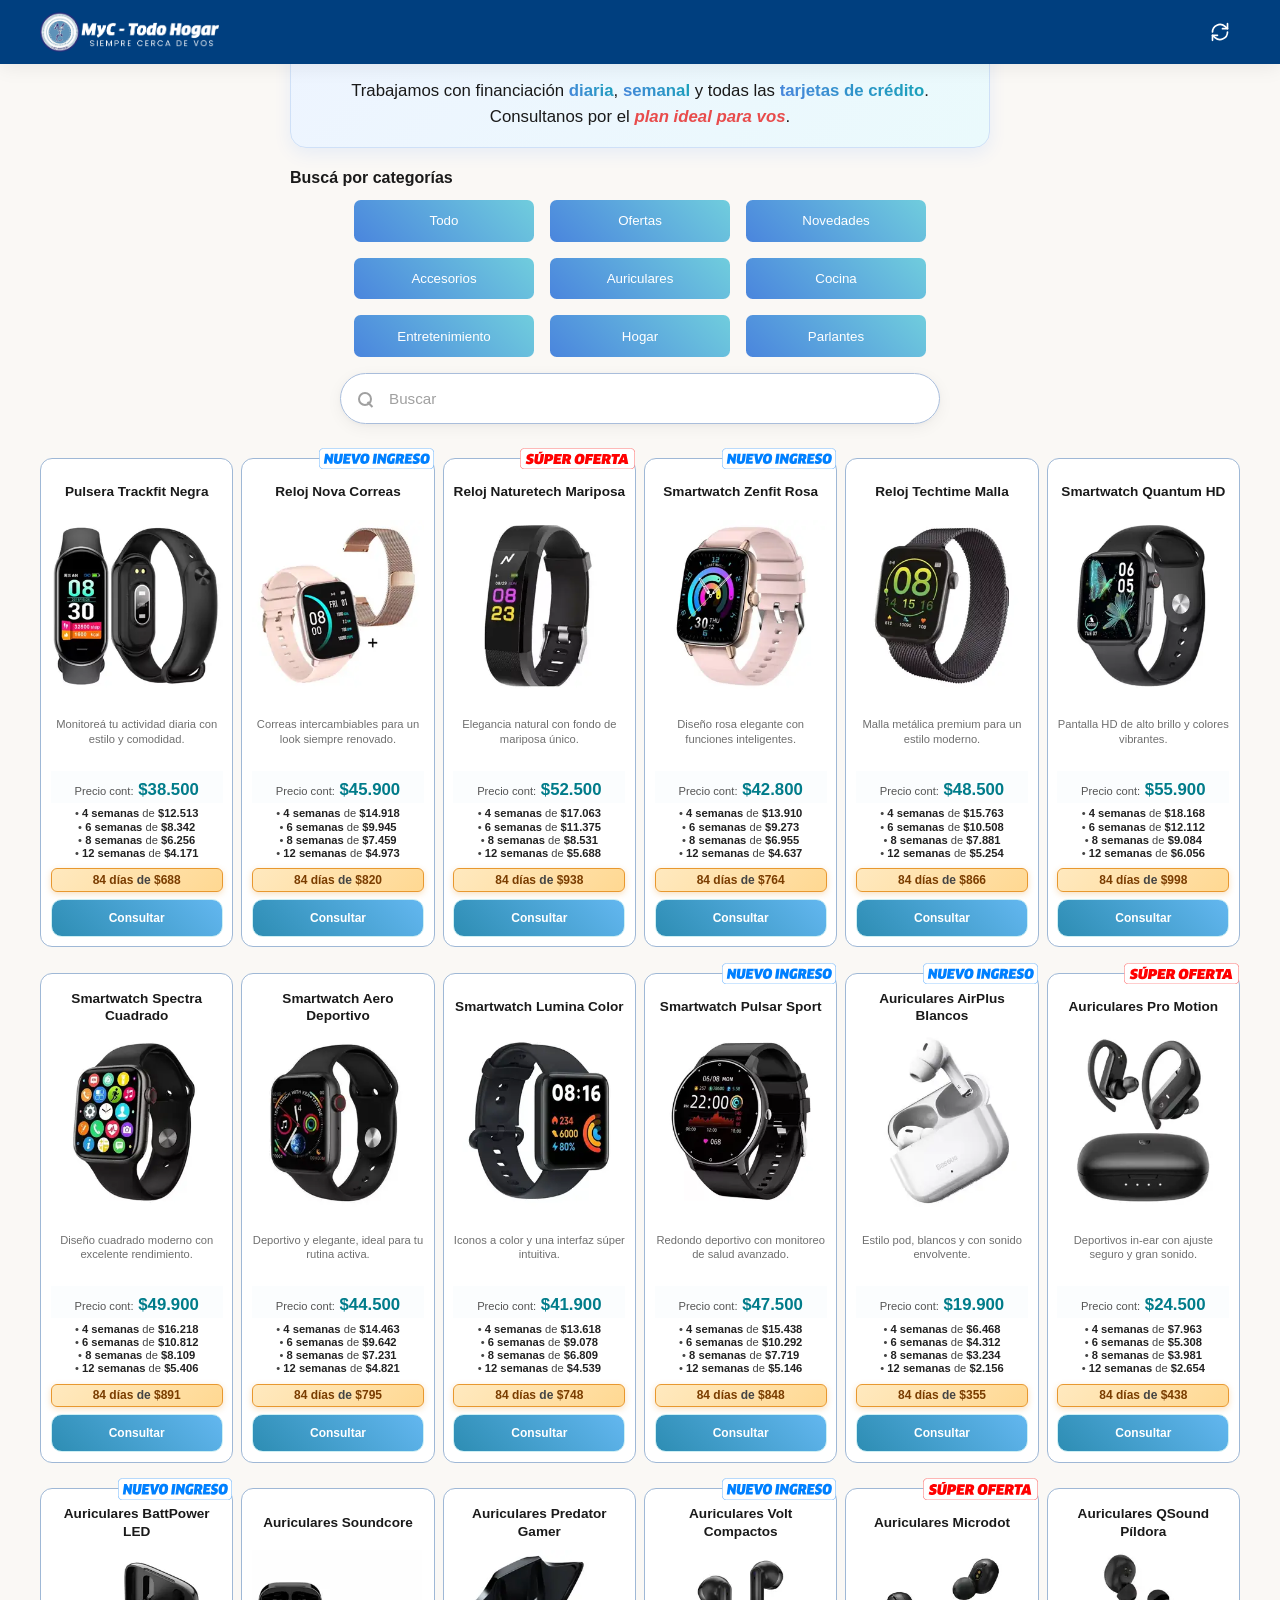
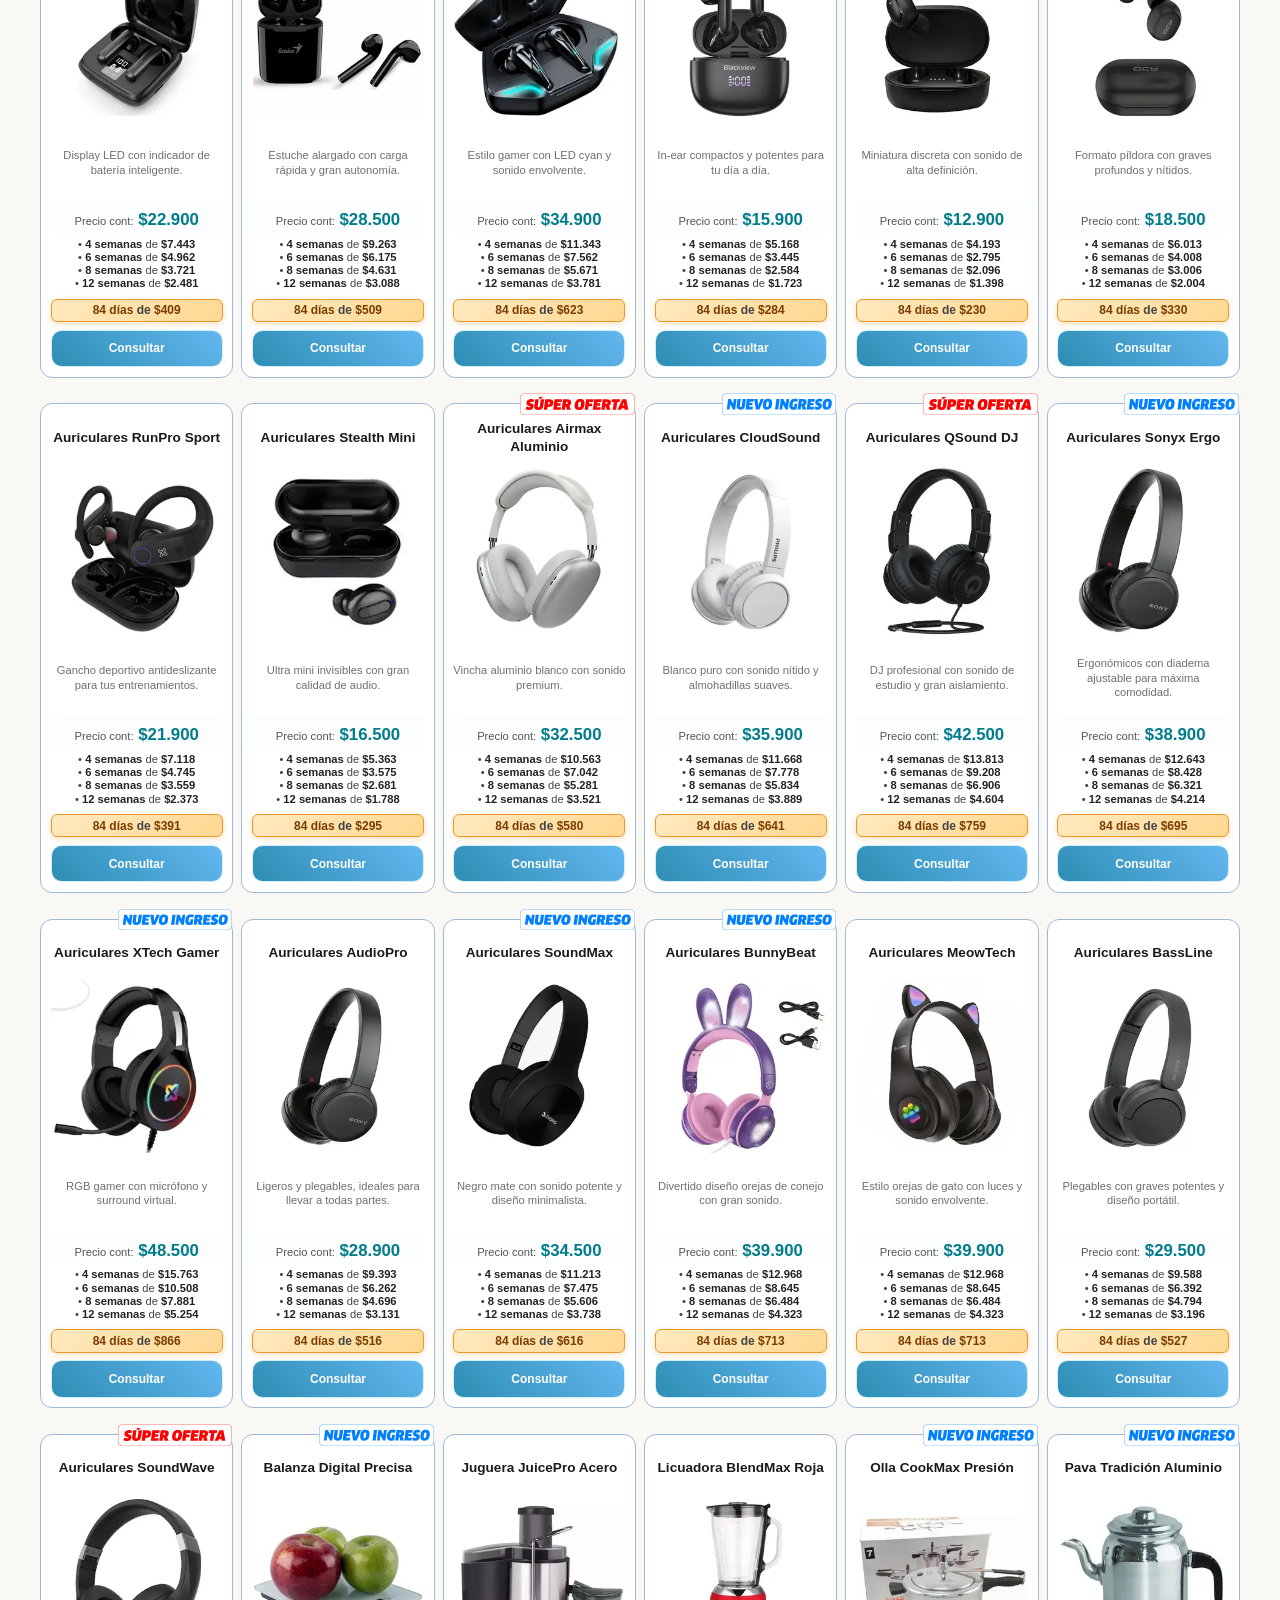
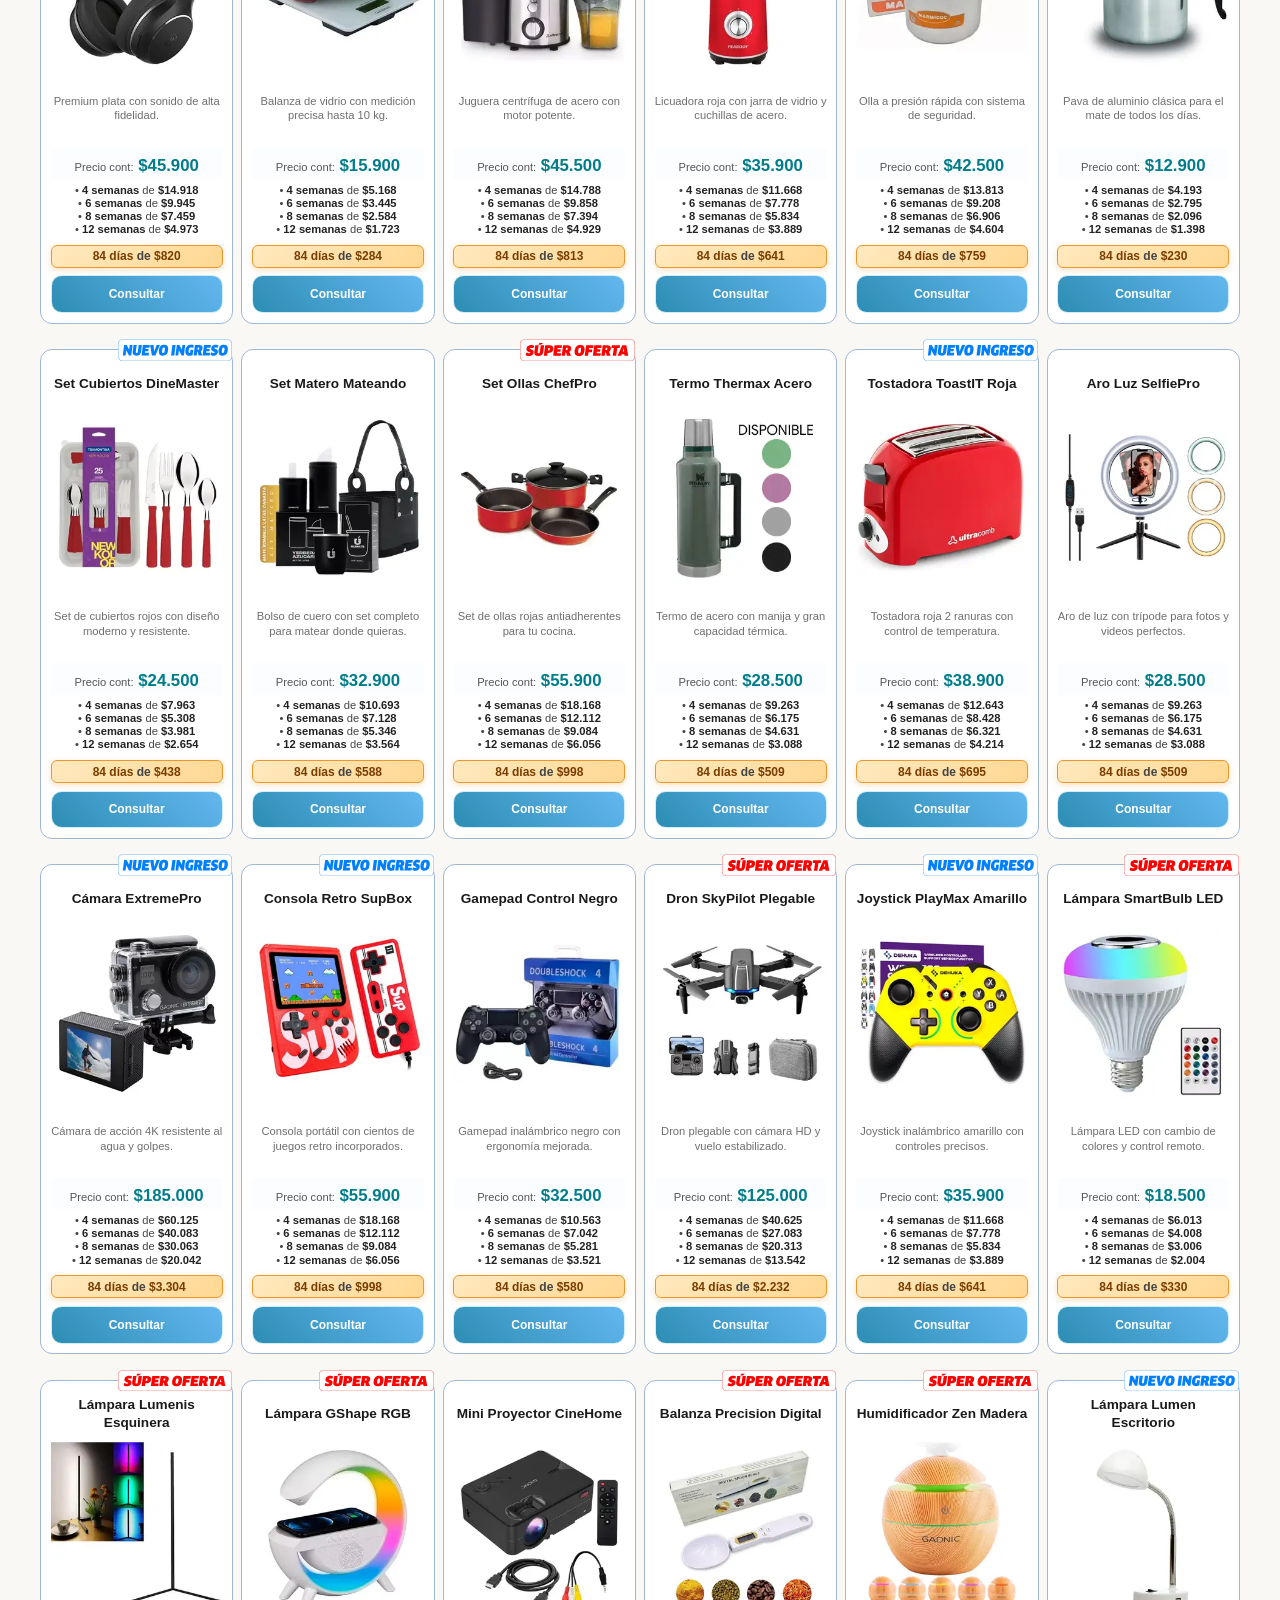
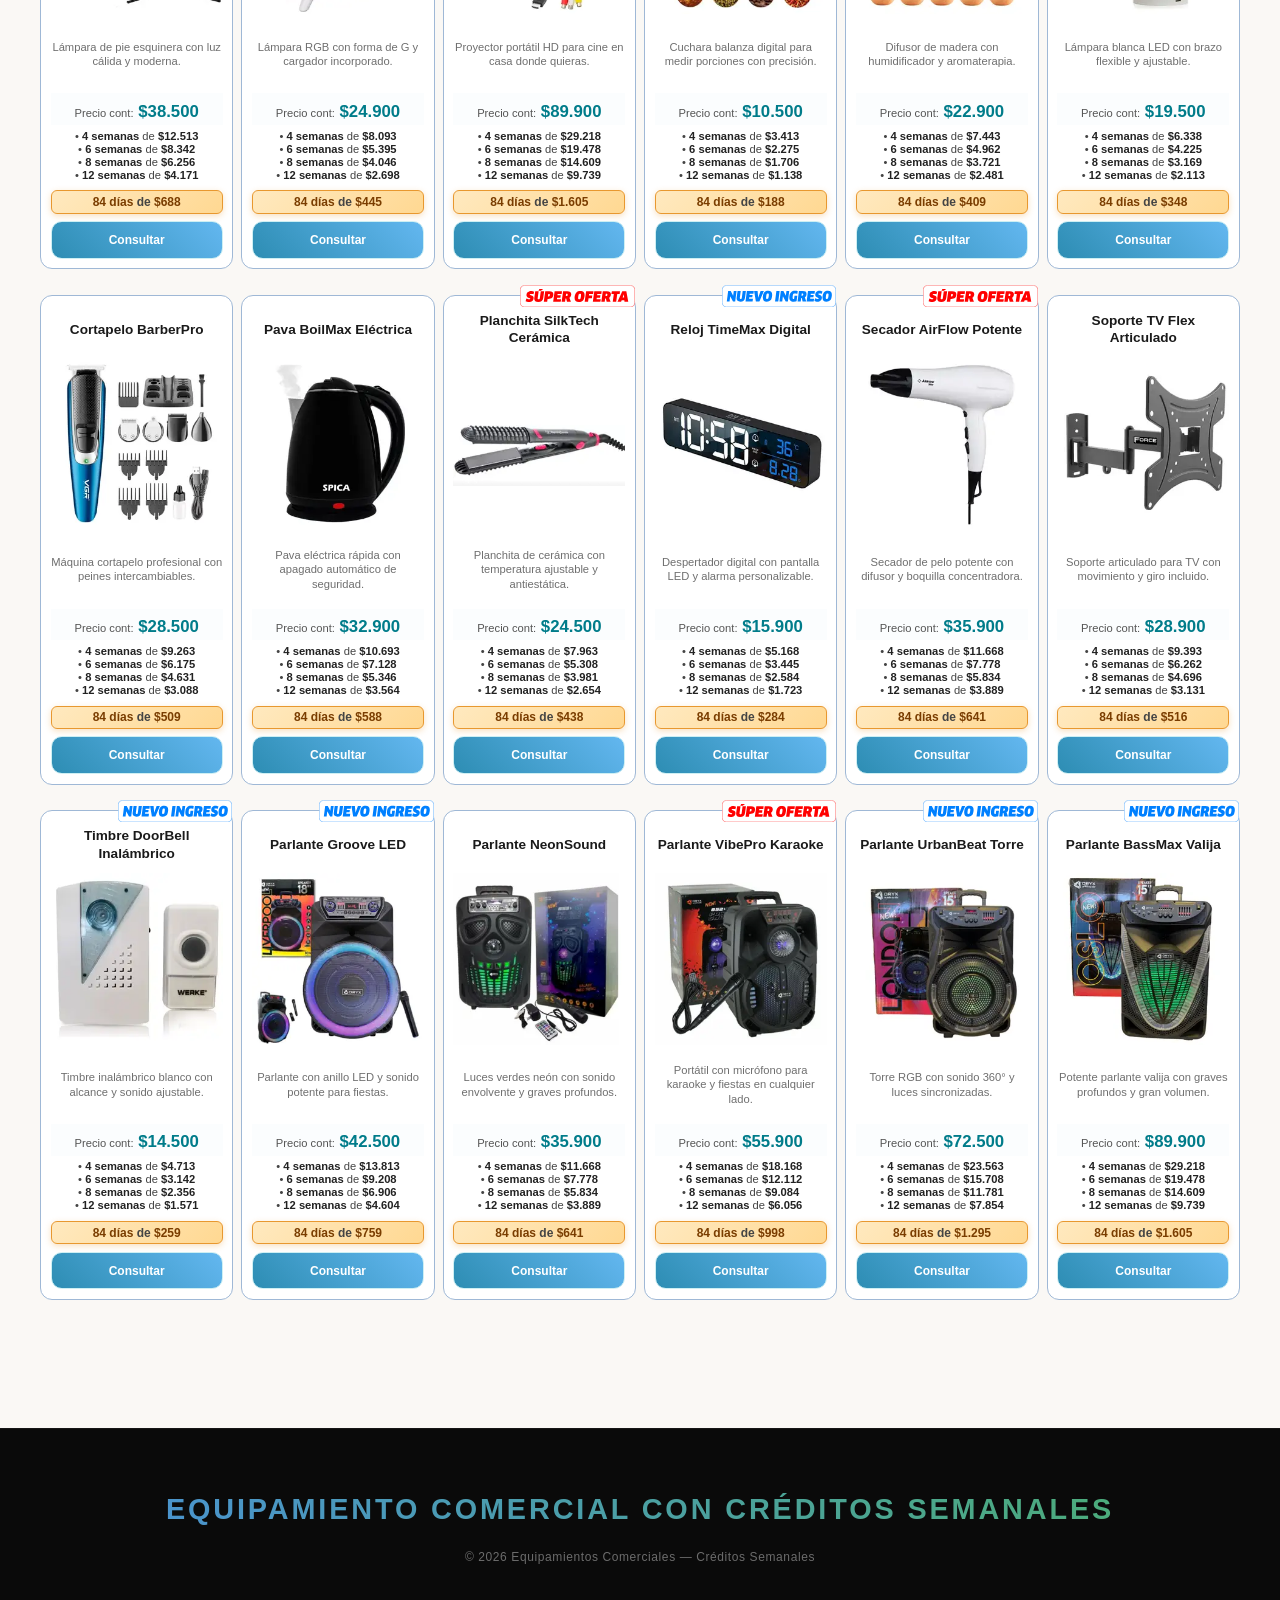
<file: index.html>
<!DOCTYPE html>
<html lang="es">

<head>
    <meta charset="UTF-8">
    <meta name="viewport" content="width=device-width, initial-scale=1.0">
    <title>MyC - TODO HOGAR</title>
    <link rel="stylesheet" href="css/styles.css">

    <!-- Open Graph — Vista previa al compartir (WhatsApp, etc.) -->
    <meta property="og:title" content="MyC - TODO HOGAR">
    <meta property="og:description"
        content="Financiación diaria y semanal, pagá en cómodas cuotas. Consultanos por el plan ideal para vos.">
    <meta property="og:type" content="website">
    <meta property="og:url" content="https://lepacode.github.io/myctodohogar/">
    <meta property="og:image" content="https://lepacode.github.io/myctodohogar/assets/miniatura.png">
    <meta property="og:image:width" content="1200">
    <meta property="og:image:height" content="630">

    <!-- Twitter Card -->
    <meta name="twitter:card" content="summary_large_image">
    <meta name="twitter:title" content="Todo para el hogar — Financiaciones">
    <meta name="twitter:description" content="Financiación diaria y semanal. Elegí el plan ideal para vos.">
    <meta name="twitter:image" content="https://lepacode.github.io/myctodohogar/assets/miniatura.png">
</head>

<body>

    <!-- =========================================
     HEADER
========================================= -->
    <header class="header" id="header" role="banner">
        <div class="header__left">
            <a class="header__logo" href="#" aria-label="Inicio">
                <img src="assets/logo.webp" alt="Equipamientos Comerciales" class="logo__img">
            </a>
        </div>
        <button class="header__user" aria-label="Actualizar página">
            <svg xmlns="http://www.w3.org/2000/svg" viewBox="0 0 24 24" fill="none" stroke="currentColor"
                stroke-width="2" stroke-linecap="round" stroke-linejoin="round" class="header__user__icon">
                <path d="M21 2v6h-6"></path>
                <path d="M3 12a9 9 0 0 1 15-6.7L21 8"></path>
                <path d="M3 22v-6h6"></path>
                <path d="M21 12a9 9 0 0 1-15 6.7L3 16"></path>
            </svg>
        </button>
    </header>

    <button class="pedido-btn" id="pedidoBtn">Ver Pedido</button>

    <!-- =========================================
     MAIN
========================================= -->
    <main>

        <section class="categorias" id="section-categorias">
            <p class="financiacion-promo__texto">
                Trabajamos con financiación <strong>diaria</strong>, <strong>semanal</strong> y todas las
                <strong>tarjetas de crédito</strong>. Consultanos por el <em>plan ideal para vos</em>.
            </p>
            <h5 class="categorias__titulo">Buscá por categorías</h5>
            <div class="categoria__item">
                <button class="categoria__button" data-categoria="todo">Todo</button>
                <button class="categoria__button" data-categoria="ofertas">Ofertas</button>
                <button class="categoria__button" data-categoria="novedades">Novedades</button>
                <button class="categoria__button" data-categoria="accesorios">Accesorios</button>
                <button class="categoria__button" data-categoria="auriculares">Auriculares</button>
                <button class="categoria__button" data-categoria="cocina">Cocina</button>
                <button class="categoria__button" data-categoria="entretenimiento">Entretenimiento</button>
                <button class="categoria__button" data-categoria="hogar">Hogar</button>
                <button class="categoria__button" data-categoria="parlantes">Parlantes</button>
            </div>
        </section>

        <section class="buscador">
            <div class="buscador__contenedor">
                <input type="text" class="buscador__input" placeholder="Buscar">
            </div>
        </section>

        <section class="articulos" id="contenedor-articulos">
            <div class="articulos__contenedor">
                <!-- ============ ACCESORIOS ============ -->
                <div class="articulos__item" data-categoria="accesorios">
                    <h4 class="articulos_name">Pulsera Trackfit Negra</h4>
                    <img class="articulos__img" src="assets/productos/accesorios/pulsera_actividad_negra_trackfit.webp"
                        alt="">
                    <p class="articulos__descripcion">Monitoreá tu actividad diaria con estilo y comodidad.</p>
                    <h5 class="articulos__precio">$38.500</h5>
                    <button class="articulos__btn">Consultar</button>
                </div>
                <div class="articulos__item" data-categoria="accesorios">
                    <h4 class="articulos_name">Reloj Nova Correas</h4>
                    <img class="articulos__img"
                        src="assets/productos/accesorios/reloj_correas_intercambiables_nova.webp" alt="">
                    <p class="articulos__descripcion">Correas intercambiables para un look siempre renovado.</p>
                    <h5 class="articulos__precio">$45.900</h5>
                    <button class="articulos__btn">Consultar</button>
                </div>
                <div class="articulos__item" data-categoria="accesorios">
                    <h4 class="articulos_name">Reloj Naturetech Mariposa</h4>
                    <img class="articulos__img" src="assets/productos/accesorios/reloj_fondo_mariposa_naturetech.webp"
                        alt="">
                    <p class="articulos__descripcion">Elegancia natural con fondo de mariposa único.</p>
                    <h5 class="articulos__precio">$52.500</h5>
                    <button class="articulos__btn">Consultar</button>
                </div>
                <div class="articulos__item" data-categoria="accesorios">
                    <h4 class="articulos_name">Smartwatch Zenfit Rosa</h4>
                    <img class="articulos__img" src="assets/productos/accesorios/reloj_inteligente_rosa_zenfit.webp"
                        alt="">
                    <p class="articulos__descripcion">Diseño rosa elegante con funciones inteligentes.</p>
                    <h5 class="articulos__precio">$42.800</h5>
                    <button class="articulos__btn">Consultar</button>
                </div>
                <div class="articulos__item" data-categoria="accesorios">
                    <h4 class="articulos_name">Reloj Techtime Malla</h4>
                    <img class="articulos__img" src="assets/productos/accesorios/reloj_malla_metalica_techtime.webp"
                        alt="">
                    <p class="articulos__descripcion">Malla metálica premium para un estilo moderno.</p>
                    <h5 class="articulos__precio">$48.500</h5>
                    <button class="articulos__btn">Consultar</button>
                </div>
                <div class="articulos__item" data-categoria="accesorios">
                    <h4 class="articulos_name">Smartwatch Quantum HD</h4>
                    <img class="articulos__img" src="assets/productos/accesorios/reloj_pantalla_hd_quantum.webp" alt="">
                    <p class="articulos__descripcion">Pantalla HD de alto brillo y colores vibrantes.</p>
                    <h5 class="articulos__precio">$55.900</h5>
                    <button class="articulos__btn">Consultar</button>
                </div>
                <div class="articulos__item" data-categoria="accesorios">
                    <h4 class="articulos_name">Smartwatch Spectra Cuadrado</h4>
                    <img class="articulos__img"
                        src="assets/productos/accesorios/smartwatch_cuadrado_moderno_spectra.webp" alt="">
                    <p class="articulos__descripcion">Diseño cuadrado moderno con excelente rendimiento.</p>
                    <h5 class="articulos__precio">$49.900</h5>
                    <button class="articulos__btn">Consultar</button>
                </div>
                <div class="articulos__item" data-categoria="accesorios">
                    <h4 class="articulos_name">Smartwatch Aero Deportivo</h4>
                    <img class="articulos__img"
                        src="assets/productos/accesorios/smartwatch_deportivo_elegante_aero.webp" alt="">
                    <p class="articulos__descripcion">Deportivo y elegante, ideal para tu rutina activa.</p>
                    <h5 class="articulos__precio">$44.500</h5>
                    <button class="articulos__btn">Consultar</button>
                </div>
                <div class="articulos__item" data-categoria="accesorios">
                    <h4 class="articulos_name">Smartwatch Lumina Color</h4>
                    <img class="articulos__img" src="assets/productos/accesorios/smartwatch_iconos_color_lumina.webp"
                        alt="">
                    <p class="articulos__descripcion">Iconos a color y una interfaz súper intuitiva.</p>
                    <h5 class="articulos__precio">$41.900</h5>
                    <button class="articulos__btn">Consultar</button>
                </div>
                <div class="articulos__item" data-categoria="accesorios">
                    <h4 class="articulos_name">Smartwatch Pulsar Sport</h4>
                    <img class="articulos__img" src="assets/productos/accesorios/smartwatch_redondo_sport_pulsar.webp"
                        alt="">
                    <p class="articulos__descripcion">Redondo deportivo con monitoreo de salud avanzado.</p>
                    <h5 class="articulos__precio">$47.500</h5>
                    <button class="articulos__btn">Consultar</button>
                </div>

                <!-- ============ AURICULARES (BT) ============ -->
                <div class="articulos__item" data-categoria="auriculares">
                    <h4 class="articulos_name">Auriculares AirPlus Blancos</h4>
                    <img class="articulos__img"
                        src="assets/productos/auriculares/bluetooth/auriculares_blancos_estilo_pod_airplus.webp" alt="">
                    <p class="articulos__descripcion">Estilo pod, blancos y con sonido envolvente.</p>
                    <h5 class="articulos__precio">$19.900</h5>
                    <button class="articulos__btn">Consultar</button>
                </div>
                <div class="articulos__item" data-categoria="auriculares">
                    <h4 class="articulos_name">Auriculares Pro Motion</h4>
                    <img class="articulos__img"
                        src="assets/productos/auriculares/bluetooth/auriculares_deportivos_pro_motion.webp" alt="">
                    <p class="articulos__descripcion">Deportivos in-ear con ajuste seguro y gran sonido.</p>
                    <h5 class="articulos__precio">$24.500</h5>
                    <button class="articulos__btn">Consultar</button>
                </div>
                <div class="articulos__item" data-categoria="auriculares">
                    <h4 class="articulos_name">Auriculares BattPower LED</h4>
                    <img class="articulos__img"
                        src="assets/productos/auriculares/bluetooth/auriculares_display_led_battpower.webp" alt="">
                    <p class="articulos__descripcion">Display LED con indicador de batería inteligente.</p>
                    <h5 class="articulos__precio">$22.900</h5>
                    <button class="articulos__btn">Consultar</button>
                </div>
                <div class="articulos__item" data-categoria="auriculares">
                    <h4 class="articulos_name">Auriculares Soundcore</h4>
                    <img class="articulos__img"
                        src="assets/productos/auriculares/bluetooth/auriculares_estuche_alto_soundcore.webp" alt="">
                    <p class="articulos__descripcion">Estuche alargado con carga rápida y gran autonomía.</p>
                    <h5 class="articulos__precio">$28.500</h5>
                    <button class="articulos__btn">Consultar</button>
                </div>
                <div class="articulos__item" data-categoria="auriculares">
                    <h4 class="articulos_name">Auriculares Predator Gamer</h4>
                    <img class="articulos__img"
                        src="assets/productos/auriculares/bluetooth/auriculares_gamer_led_cyan_predator.webp" alt="">
                    <p class="articulos__descripcion">Estilo gamer con LED cyan y sonido envolvente.</p>
                    <h5 class="articulos__precio">$34.900</h5>
                    <button class="articulos__btn">Consultar</button>
                </div>
                <div class="articulos__item" data-categoria="auriculares">
                    <h4 class="articulos_name">Auriculares Volt Compactos</h4>
                    <img class="articulos__img"
                        src="assets/productos/auriculares/bluetooth/auriculares_in_ear_compactos_volt.webp" alt="">
                    <p class="articulos__descripcion">In-ear compactos y potentes para tu día a día.</p>
                    <h5 class="articulos__precio">$15.900</h5>
                    <button class="articulos__btn">Consultar</button>
                </div>
                <div class="articulos__item" data-categoria="auriculares">
                    <h4 class="articulos_name">Auriculares Microdot</h4>
                    <img class="articulos__img"
                        src="assets/productos/auriculares/bluetooth/auriculares_mini_negros_microdot.webp" alt="">
                    <p class="articulos__descripcion">Miniatura discreta con sonido de alta definición.</p>
                    <h5 class="articulos__precio">$12.900</h5>
                    <button class="articulos__btn">Consultar</button>
                </div>
                <div class="articulos__item" data-categoria="auriculares">
                    <h4 class="articulos_name">Auriculares QSound Píldora</h4>
                    <img class="articulos__img"
                        src="assets/productos/auriculares/bluetooth/auriculares_pildora_negra_qsound.webp" alt="">
                    <p class="articulos__descripcion">Formato píldora con graves profundos y nítidos.</p>
                    <h5 class="articulos__precio">$18.500</h5>
                    <button class="articulos__btn">Consultar</button>
                </div>
                <div class="articulos__item" data-categoria="auriculares">
                    <h4 class="articulos_name">Auriculares RunPro Sport</h4>
                    <img class="articulos__img"
                        src="assets/productos/auriculares/bluetooth/auriculares_sport_gancho_runpro.webp" alt="">
                    <p class="articulos__descripcion">Gancho deportivo antideslizante para tus entrenamientos.</p>
                    <h5 class="articulos__precio">$21.900</h5>
                    <button class="articulos__btn">Consultar</button>
                </div>
                <div class="articulos__item" data-categoria="auriculares">
                    <h4 class="articulos_name">Auriculares Stealth Mini</h4>
                    <img class="articulos__img"
                        src="assets/productos/auriculares/bluetooth/auriculares_ultra_mini_stealth.webp" alt="">
                    <p class="articulos__descripcion">Ultra mini invisibles con gran calidad de audio.</p>
                    <h5 class="articulos__precio">$16.500</h5>
                    <button class="articulos__btn">Consultar</button>
                </div>
                <!-- ============ AURICULARES (VINCHA) ============ -->
                <div class="articulos__item" data-categoria="auriculares">
                    <h4 class="articulos_name">Auriculares Airmax Aluminio</h4>
                    <img class="articulos__img"
                        src="assets/productos/auriculares/vincha/auriculares_vincha_aluminio_blanco_airmax.webp" alt="">
                    <p class="articulos__descripcion">Vincha aluminio blanco con sonido premium.</p>
                    <h5 class="articulos__precio">$32.500</h5>
                    <button class="articulos__btn">Consultar</button>
                </div>
                <div class="articulos__item" data-categoria="auriculares">
                    <h4 class="articulos_name">Auriculares CloudSound</h4>
                    <img class="articulos__img"
                        src="assets/productos/auriculares/vincha/auriculares_vincha_blanco_puro_cloudsound.webp" alt="">
                    <p class="articulos__descripcion">Blanco puro con sonido nítido y almohadillas suaves.</p>
                    <h5 class="articulos__precio">$35.900</h5>
                    <button class="articulos__btn">Consultar</button>
                </div>
                <div class="articulos__item" data-categoria="auriculares">
                    <h4 class="articulos_name">Auriculares QSound DJ</h4>
                    <img class="articulos__img"
                        src="assets/productos/auriculares/vincha/auriculares_vincha_dj_estudio_qsound.webp" alt="">
                    <p class="articulos__descripcion">DJ profesional con sonido de estudio y gran aislamiento.</p>
                    <h5 class="articulos__precio">$42.500</h5>
                    <button class="articulos__btn">Consultar</button>
                </div>
                <div class="articulos__item" data-categoria="auriculares">
                    <h4 class="articulos_name">Auriculares Sonyx Ergo</h4>
                    <img class="articulos__img"
                        src="assets/productos/auriculares/vincha/auriculares_vincha_ergonomico_sonyx.webp" alt="">
                    <p class="articulos__descripcion">Ergonómicos con diadema ajustable para máxima comodidad.</p>
                    <h5 class="articulos__precio">$38.900</h5>
                    <button class="articulos__btn">Consultar</button>
                </div>
                <div class="articulos__item" data-categoria="auriculares">
                    <h4 class="articulos_name">Auriculares XTech Gamer</h4>
                    <img class="articulos__img"
                        src="assets/productos/auriculares/vincha/auriculares_vincha_gamer_rgb_xtech.webp" alt="">
                    <p class="articulos__descripcion">RGB gamer con micrófono y surround virtual.</p>
                    <h5 class="articulos__precio">$48.500</h5>
                    <button class="articulos__btn">Consultar</button>
                </div>
                <div class="articulos__item" data-categoria="auriculares">
                    <h4 class="articulos_name">Auriculares AudioPro</h4>
                    <img class="articulos__img"
                        src="assets/productos/auriculares/vincha/auriculares_vincha_ligero_negro_audiopro.webp" alt="">
                    <p class="articulos__descripcion">Ligeros y plegables, ideales para llevar a todas partes.</p>
                    <h5 class="articulos__precio">$28.900</h5>
                    <button class="articulos__btn">Consultar</button>
                </div>
                <div class="articulos__item" data-categoria="auriculares">
                    <h4 class="articulos_name">Auriculares SoundMax</h4>
                    <img class="articulos__img"
                        src="assets/productos/auriculares/vincha/auriculares_vincha_negro_mate_soundmax.webp" alt="">
                    <p class="articulos__descripcion">Negro mate con sonido potente y diseño minimalista.</p>
                    <h5 class="articulos__precio">$34.500</h5>
                    <button class="articulos__btn">Consultar</button>
                </div>
                <div class="articulos__item" data-categoria="auriculares">
                    <h4 class="articulos_name">Auriculares BunnyBeat</h4>
                    <img class="articulos__img"
                        src="assets/productos/auriculares/vincha/auriculares_vincha_orejas_conejo_bunnybeat.webp"
                        alt="">
                    <p class="articulos__descripcion">Divertido diseño orejas de conejo con gran sonido.</p>
                    <h5 class="articulos__precio">$39.900</h5>
                    <button class="articulos__btn">Consultar</button>
                </div>
                <div class="articulos__item" data-categoria="auriculares">
                    <h4 class="articulos_name">Auriculares MeowTech</h4>
                    <img class="articulos__img"
                        src="assets/productos/auriculares/vincha/auriculares_vincha_orejas_gato_meowtech.webp" alt="">
                    <p class="articulos__descripcion">Estilo orejas de gato con luces y sonido envolvente.</p>
                    <h5 class="articulos__precio">$39.900</h5>
                    <button class="articulos__btn">Consultar</button>
                </div>
                <div class="articulos__item" data-categoria="auriculares">
                    <h4 class="articulos_name">Auriculares BassLine</h4>
                    <img class="articulos__img"
                        src="assets/productos/auriculares/vincha/auriculares_vincha_plegable_negro_bassline.webp"
                        alt="">
                    <p class="articulos__descripcion">Plegables con graves potentes y diseño portátil.</p>
                    <h5 class="articulos__precio">$29.500</h5>
                    <button class="articulos__btn">Consultar</button>
                </div>
                <div class="articulos__item" data-categoria="auriculares">
                    <h4 class="articulos_name">Auriculares SoundWave</h4>
                    <img class="articulos__img"
                        src="assets/productos/auriculares/vincha/auriculares_vincha_premium_plata_soundwave.webp"
                        alt="">
                    <p class="articulos__descripcion">Premium plata con sonido de alta fidelidad.</p>
                    <h5 class="articulos__precio">$45.900</h5>
                    <button class="articulos__btn">Consultar</button>
                </div>

                <!-- ============ COCINA ============ -->
                <div class="articulos__item" data-categoria="cocina">
                    <h4 class="articulos_name">Balanza Digital Precisa</h4>
                    <img class="articulos__img" src="assets/productos/cocina/balanza_digital_vidrio_precisa.webp"
                        alt="">
                    <p class="articulos__descripcion">Balanza de vidrio con medición precisa hasta 10 kg.</p>
                    <h5 class="articulos__precio">$15.900</h5>
                    <button class="articulos__btn">Consultar</button>
                </div>
                <div class="articulos__item" data-categoria="cocina">
                    <h4 class="articulos_name">Juguera JuicePro Acero</h4>
                    <img class="articulos__img" src="assets/productos/cocina/juguera_centrifuga_acero_juicepro.webp"
                        alt="">
                    <p class="articulos__descripcion">Juguera centrífuga de acero con motor potente.</p>
                    <h5 class="articulos__precio">$45.500</h5>
                    <button class="articulos__btn">Consultar</button>
                </div>
                <div class="articulos__item" data-categoria="cocina">
                    <h4 class="articulos_name">Licuadora BlendMax Roja</h4>
                    <img class="articulos__img" src="assets/productos/cocina/licuadora_roja_vidrio_blendmax.webp"
                        alt="">
                    <p class="articulos__descripcion">Licuadora roja con jarra de vidrio y cuchillas de acero.</p>
                    <h5 class="articulos__precio">$35.900</h5>
                    <button class="articulos__btn">Consultar</button>
                </div>
                <div class="articulos__item" data-categoria="cocina">
                    <h4 class="articulos_name">Olla CookMax Presión</h4>
                    <img class="articulos__img" src="assets/productos/cocina/olla_presion_rapida_cookmax.webp" alt="">
                    <p class="articulos__descripcion">Olla a presión rápida con sistema de seguridad.</p>
                    <h5 class="articulos__precio">$42.500</h5>
                    <button class="articulos__btn">Consultar</button>
                </div>
                <div class="articulos__item" data-categoria="cocina">
                    <h4 class="articulos_name">Pava Tradición Aluminio</h4>
                    <img class="articulos__img" src="assets/productos/cocina/pava_aluminio_clasica_tradicion.webp"
                        alt="">
                    <p class="articulos__descripcion">Pava de aluminio clásica para el mate de todos los días.</p>
                    <h5 class="articulos__precio">$12.900</h5>
                    <button class="articulos__btn">Consultar</button>
                </div>
                <div class="articulos__item" data-categoria="cocina">
                    <h4 class="articulos_name">Set Cubiertos DineMaster</h4>
                    <img class="articulos__img" src="assets/productos/cocina/set_cubiertos_rojos_dinemaster.webp"
                        alt="">
                    <p class="articulos__descripcion">Set de cubiertos rojos con diseño moderno y resistente.</p>
                    <h5 class="articulos__precio">$24.500</h5>
                    <button class="articulos__btn">Consultar</button>
                </div>
                <div class="articulos__item" data-categoria="cocina">
                    <h4 class="articulos_name">Set Matero Mateando</h4>
                    <img class="articulos__img" src="assets/productos/cocina/set_mate_bolso_cuero_mateando.webp" alt="">
                    <p class="articulos__descripcion">Bolso de cuero con set completo para matear donde quieras.</p>
                    <h5 class="articulos__precio">$32.900</h5>
                    <button class="articulos__btn">Consultar</button>
                </div>
                <div class="articulos__item" data-categoria="cocina">
                    <h4 class="articulos_name">Set Ollas ChefPro</h4>
                    <img class="articulos__img" src="assets/productos/cocina/set_ollas_rojas_chefpro.webp" alt="">
                    <p class="articulos__descripcion">Set de ollas rojas antiadherentes para tu cocina.</p>
                    <h5 class="articulos__precio">$55.900</h5>
                    <button class="articulos__btn">Consultar</button>
                </div>
                <div class="articulos__item" data-categoria="cocina">
                    <h4 class="articulos_name">Termo Thermax Acero</h4>
                    <img class="articulos__img" src="assets/productos/cocina/termo_acero_manija_thermax.webp" alt="">
                    <p class="articulos__descripcion">Termo de acero con manija y gran capacidad térmica.</p>
                    <h5 class="articulos__precio">$28.500</h5>
                    <button class="articulos__btn">Consultar</button>
                </div>
                <div class="articulos__item" data-categoria="cocina">
                    <h4 class="articulos_name">Tostadora ToastIT Roja</h4>
                    <img class="articulos__img" src="assets/productos/cocina/tostadora_roja_dos_ranuras_toastit.webp"
                        alt="">
                    <p class="articulos__descripcion">Tostadora roja 2 ranuras con control de temperatura.</p>
                    <h5 class="articulos__precio">$38.900</h5>
                    <button class="articulos__btn">Consultar</button>
                </div>

                <!-- ============ ENTRETENIMIENTO ============ -->
                <div class="articulos__item" data-categoria="entretenimiento">
                    <h4 class="articulos_name">Aro Luz SelfiePro</h4>
                    <img class="articulos__img" src="assets/productos/entretenimiento/aro_luz_tripode_selfiepro.webp"
                        alt="">
                    <p class="articulos__descripcion">Aro de luz con trípode para fotos y videos perfectos.</p>
                    <h5 class="articulos__precio">$28.500</h5>
                    <button class="articulos__btn">Consultar</button>
                </div>
                <div class="articulos__item" data-categoria="entretenimiento">
                    <h4 class="articulos_name">Cámara ExtremePro</h4>
                    <img class="articulos__img"
                        src="assets/productos/entretenimiento/camara_accion_deportiva_extremepro.webp" alt="">
                    <p class="articulos__descripcion">Cámara de acción 4K resistente al agua y golpes.</p>
                    <h5 class="articulos__precio">$185.000</h5>
                    <button class="articulos__btn">Consultar</button>
                </div>
                <div class="articulos__item" data-categoria="entretenimiento">
                    <h4 class="articulos_name">Consola Retro SupBox</h4>
                    <img class="articulos__img"
                        src="assets/productos/entretenimiento/consola_retro_portatil_supbox.webp" alt="">
                    <p class="articulos__descripcion">Consola portátil con cientos de juegos retro incorporados.</p>
                    <h5 class="articulos__precio">$55.900</h5>
                    <button class="articulos__btn">Consultar</button>
                </div>
                <div class="articulos__item" data-categoria="entretenimiento">
                    <h4 class="articulos_name">Gamepad Control Negro</h4>
                    <img class="articulos__img" src="assets/productos/entretenimiento/control_play_negro_gamepad.webp"
                        alt="">
                    <p class="articulos__descripcion">Gamepad inalámbrico negro con ergonomía mejorada.</p>
                    <h5 class="articulos__precio">$32.500</h5>
                    <button class="articulos__btn">Consultar</button>
                </div>
                <div class="articulos__item" data-categoria="entretenimiento">
                    <h4 class="articulos_name">Dron SkyPilot Plegable</h4>
                    <img class="articulos__img"
                        src="assets/productos/entretenimiento/dron_plegable_camara_skypilot.webp" alt="">
                    <p class="articulos__descripcion">Dron plegable con cámara HD y vuelo estabilizado.</p>
                    <h5 class="articulos__precio">$125.000</h5>
                    <button class="articulos__btn">Consultar</button>
                </div>
                <div class="articulos__item" data-categoria="entretenimiento">
                    <h4 class="articulos_name">Joystick PlayMax Amarillo</h4>
                    <img class="articulos__img"
                        src="assets/productos/entretenimiento/joystick_inalambrico_amarillo_playmax.webp" alt="">
                    <p class="articulos__descripcion">Joystick inalámbrico amarillo con controles precisos.</p>
                    <h5 class="articulos__precio">$35.900</h5>
                    <button class="articulos__btn">Consultar</button>
                </div>
                <div class="articulos__item" data-categoria="entretenimiento">
                    <h4 class="articulos_name">Lámpara SmartBulb LED</h4>
                    <img class="articulos__img"
                        src="assets/productos/entretenimiento/lampara_led_colores_smartbulb.webp" alt="">
                    <p class="articulos__descripcion">Lámpara LED con cambio de colores y control remoto.</p>
                    <h5 class="articulos__precio">$18.500</h5>
                    <button class="articulos__btn">Consultar</button>
                </div>
                <div class="articulos__item" data-categoria="entretenimiento">
                    <h4 class="articulos_name">Lámpara Lumenis Esquinera</h4>
                    <img class="articulos__img"
                        src="assets/productos/entretenimiento/lampara_pie_esquinera_lumenis.webp" alt="">
                    <p class="articulos__descripcion">Lámpara de pie esquinera con luz cálida y moderna.</p>
                    <h5 class="articulos__precio">$38.500</h5>
                    <button class="articulos__btn">Consultar</button>
                </div>
                <div class="articulos__item" data-categoria="entretenimiento">
                    <h4 class="articulos_name">Lámpara GShape RGB</h4>
                    <img class="articulos__img" src="assets/productos/entretenimiento/lampara_rgb_cargador_gshape.webp"
                        alt="">
                    <p class="articulos__descripcion">Lámpara RGB con forma de G y cargador incorporado.</p>
                    <h5 class="articulos__precio">$24.900</h5>
                    <button class="articulos__btn">Consultar</button>
                </div>
                <div class="articulos__item" data-categoria="entretenimiento">
                    <h4 class="articulos_name">Mini Proyector CineHome</h4>
                    <img class="articulos__img"
                        src="assets/productos/entretenimiento/miniproyector_portatil_cinehome.webp" alt="">
                    <p class="articulos__descripcion">Proyector portátil HD para cine en casa donde quieras.</p>
                    <h5 class="articulos__precio">$89.900</h5>
                    <button class="articulos__btn">Consultar</button>
                </div>

                <!-- ============ HOGAR ============ -->
                <div class="articulos__item" data-categoria="hogar">
                    <h4 class="articulos_name">Balanza Precision Digital</h4>
                    <img class="articulos__img" src="assets/productos/hogar/cuchara_balanza_digital_precision.webp"
                        alt="">
                    <p class="articulos__descripcion">Cuchara balanza digital para medir porciones con precisión.</p>
                    <h5 class="articulos__precio">$10.500</h5>
                    <button class="articulos__btn">Consultar</button>
                </div>
                <div class="articulos__item" data-categoria="hogar">
                    <h4 class="articulos_name">Humidificador Zen Madera</h4>
                    <img class="articulos__img" src="assets/productos/hogar/humidificador_difusor_madera_zen.webp"
                        alt="">
                    <p class="articulos__descripcion">Difusor de madera con humidificador y aromaterapia.</p>
                    <h5 class="articulos__precio">$22.900</h5>
                    <button class="articulos__btn">Consultar</button>
                </div>
                <div class="articulos__item" data-categoria="hogar">
                    <h4 class="articulos_name">Lámpara Lumen Escritorio</h4>
                    <img class="articulos__img" src="assets/productos/hogar/lampara_escritorio_blanca_lumen.webp"
                        alt="">
                    <p class="articulos__descripcion">Lámpara blanca LED con brazo flexible y ajustable.</p>
                    <h5 class="articulos__precio">$19.500</h5>
                    <button class="articulos__btn">Consultar</button>
                </div>
                <div class="articulos__item" data-categoria="hogar">
                    <h4 class="articulos_name">Cortapelo BarberPro</h4>
                    <img class="articulos__img" src="assets/productos/hogar/maquina_cortar_pelo_barberpro.webp" alt="">
                    <p class="articulos__descripcion">Máquina cortapelo profesional con peines intercambiables.</p>
                    <h5 class="articulos__precio">$28.500</h5>
                    <button class="articulos__btn">Consultar</button>
                </div>
                <div class="articulos__item" data-categoria="hogar">
                    <h4 class="articulos_name">Pava BoilMax Eléctrica</h4>
                    <img class="articulos__img" src="assets/productos/hogar/pava_electrica_rapida_boilmax.webp" alt="">
                    <p class="articulos__descripcion">Pava eléctrica rápida con apagado automático de seguridad.</p>
                    <h5 class="articulos__precio">$32.900</h5>
                    <button class="articulos__btn">Consultar</button>
                </div>
                <div class="articulos__item" data-categoria="hogar">
                    <h4 class="articulos_name">Planchita SilkTech Cerámica</h4>
                    <img class="articulos__img" src="assets/productos/hogar/planchita_pelo_ceramica_silktech.webp"
                        alt="">
                    <p class="articulos__descripcion">Planchita de cerámica con temperatura ajustable y antiestática.
                    </p>
                    <h5 class="articulos__precio">$24.500</h5>
                    <button class="articulos__btn">Consultar</button>
                </div>
                <div class="articulos__item" data-categoria="hogar">
                    <h4 class="articulos_name">Reloj TimeMax Digital</h4>
                    <img class="articulos__img" src="assets/productos/hogar/reloj_despertador_digital_timemax.webp"
                        alt="">
                    <p class="articulos__descripcion">Despertador digital con pantalla LED y alarma personalizable.</p>
                    <h5 class="articulos__precio">$15.900</h5>
                    <button class="articulos__btn">Consultar</button>
                </div>
                <div class="articulos__item" data-categoria="hogar">
                    <h4 class="articulos_name">Secador AirFlow Potente</h4>
                    <img class="articulos__img" src="assets/productos/hogar/secador_pelo_potente_airflow.webp" alt="">
                    <p class="articulos__descripcion">Secador de pelo potente con difusor y boquilla concentradora.</p>
                    <h5 class="articulos__precio">$35.900</h5>
                    <button class="articulos__btn">Consultar</button>
                </div>
                <div class="articulos__item" data-categoria="hogar">
                    <h4 class="articulos_name">Soporte TV Flex Articulado</h4>
                    <img class="articulos__img" src="assets/productos/hogar/soporte_tv_pared_articulado_flex.webp"
                        alt="">
                    <p class="articulos__descripcion">Soporte articulado para TV con movimiento y giro incluido.</p>
                    <h5 class="articulos__precio">$28.900</h5>
                    <button class="articulos__btn">Consultar</button>
                </div>
                <div class="articulos__item" data-categoria="hogar">
                    <h4 class="articulos_name">Timbre DoorBell Inalámbrico</h4>
                    <img class="articulos__img" src="assets/productos/hogar/timbre_inalambrico_blanco_doorbell.webp"
                        alt="">
                    <p class="articulos__descripcion">Timbre inalámbrico blanco con alcance y sonido ajustable.</p>
                    <h5 class="articulos__precio">$14.500</h5>
                    <button class="articulos__btn">Consultar</button>
                </div>

                <!-- ============ PARLANTES ============ -->
                <div class="articulos__item" data-categoria="parlantes">
                    <h4 class="articulos_name">Parlante Groove LED</h4>
                    <img class="articulos__img" src="assets/productos/parlantes/parlante_fiesta_anillo_led_groove.webp"
                        alt="">
                    <p class="articulos__descripcion">Parlante con anillo LED y sonido potente para fiestas.</p>
                    <h5 class="articulos__precio">$42.500</h5>
                    <button class="articulos__btn">Consultar</button>
                </div>
                <div class="articulos__item" data-categoria="parlantes">
                    <h4 class="articulos_name">Parlante NeonSound</h4>
                    <img class="articulos__img" src="assets/productos/parlantes/parlante_luces_verdes_neonsound.webp"
                        alt="">
                    <p class="articulos__descripcion">Luces verdes neón con sonido envolvente y graves profundos.</p>
                    <h5 class="articulos__precio">$35.900</h5>
                    <button class="articulos__btn">Consultar</button>
                </div>
                <div class="articulos__item" data-categoria="parlantes">
                    <h4 class="articulos_name">Parlante VibePro Karaoke</h4>
                    <img class="articulos__img" src="assets/productos/parlantes/parlante_portatil_karaoke_vibepro.webp"
                        alt="">
                    <p class="articulos__descripcion">Portátil con micrófono para karaoke y fiestas en cualquier lado.
                    </p>
                    <h5 class="articulos__precio">$55.900</h5>
                    <button class="articulos__btn">Consultar</button>
                </div>
                <div class="articulos__item" data-categoria="parlantes">
                    <h4 class="articulos_name">Parlante UrbanBeat Torre</h4>
                    <img class="articulos__img" src="assets/productos/parlantes/parlante_torre_rgb_urbanbeat.webp"
                        alt="">
                    <p class="articulos__descripcion">Torre RGB con sonido 360° y luces sincronizadas.</p>
                    <h5 class="articulos__precio">$72.500</h5>
                    <button class="articulos__btn">Consultar</button>
                </div>
                <div class="articulos__item" data-categoria="parlantes">
                    <h4 class="articulos_name">Parlante BassMax Valija</h4>
                    <img class="articulos__img" src="assets/productos/parlantes/parlante_valija_potente_bassmax.webp"
                        alt="">
                    <p class="articulos__descripcion">Potente parlante valija con graves profundos y gran volumen.</p>
                    <h5 class="articulos__precio">$89.900</h5>
                    <button class="articulos__btn">Consultar</button>
                </div>

            </div>
        </section>


    </main>

    <!-- FOOTER -->
    <footer class="footer" role="contentinfo">
        <div class="footer__content">
            <h2 class="footer__slogan">Equipamiento comercial con créditos semanales</h2>
            <p class="footer__copy">© 2026 Equipamientos Comerciales — Créditos Semanales</p>
        </div>
    </footer>

    <script src="js/script.js"></script>
</body>

</html>
</file>
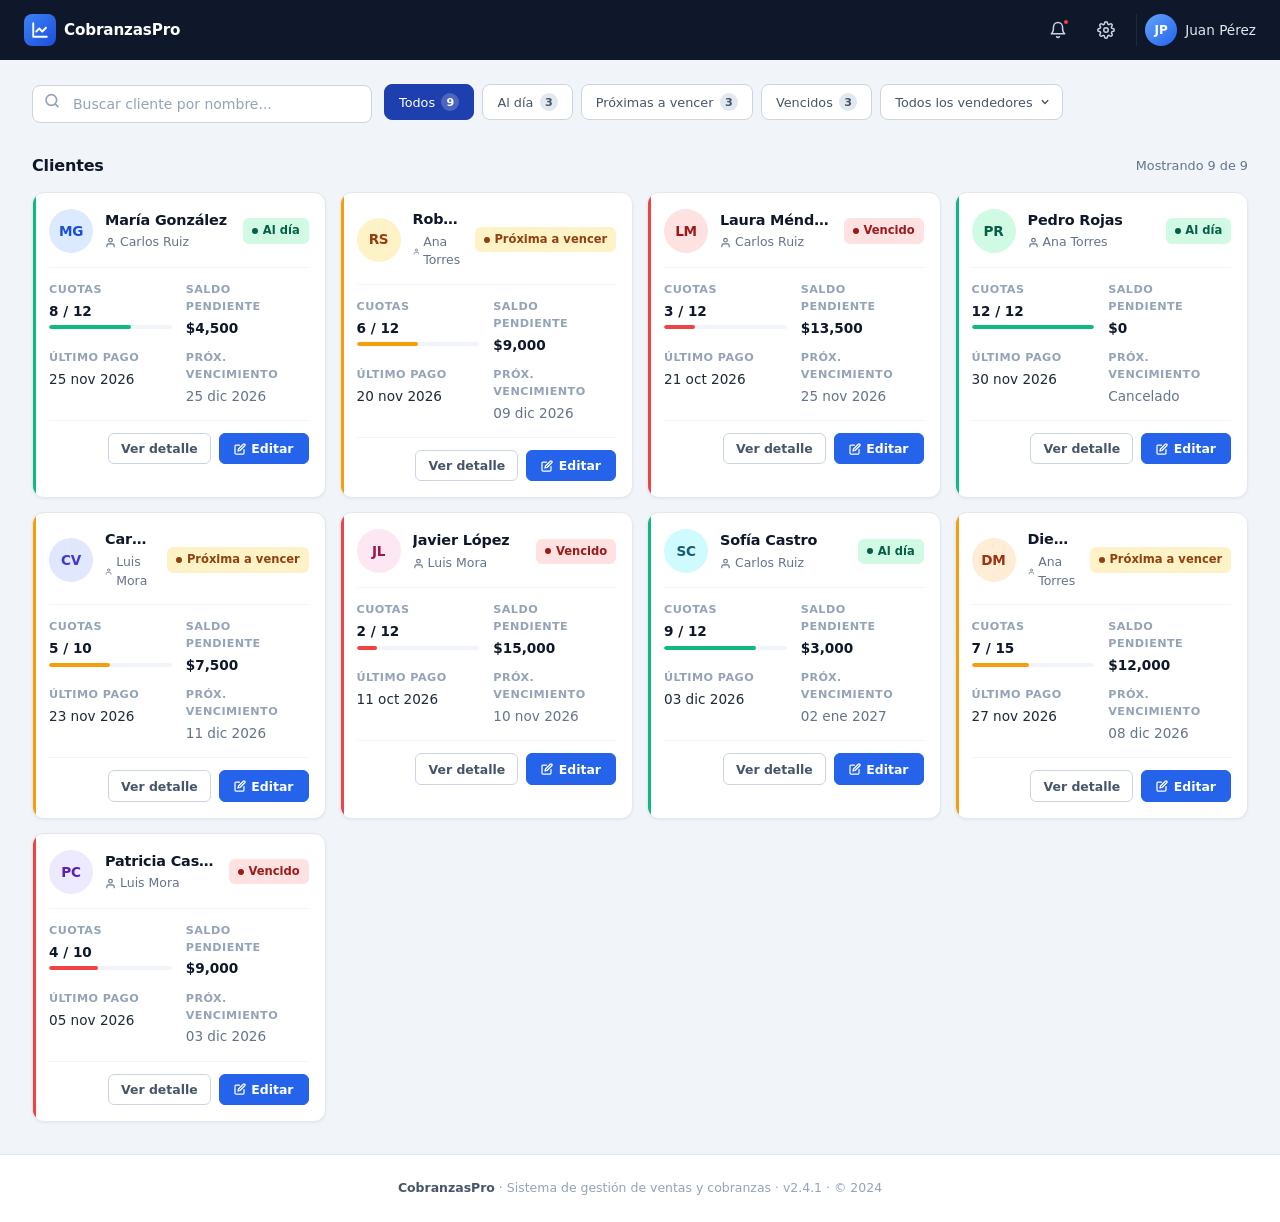
<file: panel.html>
<!DOCTYPE html>
<html lang="es">

<head>
  <meta charset="UTF-8">
  <meta name="viewport" content="width=device-width, initial-scale=1.0">
  <title>Panel de Administración · Sistema de Cobranzas</title>
  <style>
    :root {
      --font: system-ui, -apple-system, "Segoe UI", Roboto, Helvetica, Arial, sans-serif;
    }

    * {
      margin: 0;
      padding: 0;
      box-sizing: border-box;
    }

    body {
      font-family: var(--font);
      font-size: 0.9rem;
      background-color: #f1f5f9;
      color: #0f172a;
      line-height: 1.5;
      min-height: 100vh;
      -webkit-font-smoothing: antialiased;
    }

    button {
      font-family: var(--font);
      cursor: pointer;
    }

    input,
    select,
    textarea {
      font-family: var(--font);
    }

    /* ===================== TOPBAR ===================== */
    .topbar {
      background-color: #0f172a;
      padding: 0.75rem 1rem;
      display: flex;
      justify-content: space-between;
      align-items: center;
      gap: 1rem;
      position: sticky;
      top: 0;
      z-index: 50;
    }

    .topbar__brand {
      display: flex;
      align-items: center;
      gap: 0.5rem;
      color: #ffffff;
      font-weight: 700;
      font-size: 0.95rem;
      letter-spacing: -0.01em;
    }

    .topbar__logo {
      width: 32px;
      height: 32px;
      border-radius: 0.5rem;
      background: linear-gradient(135deg, #3b82f6, #1d4ed8);
      display: flex;
      align-items: center;
      justify-content: center;
      color: #ffffff;
      flex-shrink: 0;
    }

    .topbar__actions {
      display: flex;
      align-items: center;
      gap: 0.75rem;
    }

    .topbar__icon {
      width: 36px;
      height: 36px;
      border-radius: 0.5rem;
      background-color: transparent;
      border: none;
      color: #cbd5e1;
      display: flex;
      align-items: center;
      justify-content: center;
      position: relative;
      transition: background-color 0.2s ease, color 0.2s ease;
    }

    .topbar__icon:hover {
      background-color: #1e293b;
      color: #ffffff;
    }

    .topbar__icon_dot {
      position: absolute;
      top: 0.4rem;
      right: 0.4rem;
      width: 8px;
      height: 8px;
      border-radius: 50%;
      background-color: #ef4444;
      border: 2px solid #0f172a;
    }

    .topbar__user {
      display: flex;
      align-items: center;
      gap: 0.5rem;
      padding-left: 0.5rem;
      border-left: 1px solid #1e293b;
    }

    .topbar__avatar {
      width: 32px;
      height: 32px;
      border-radius: 50%;
      background: linear-gradient(135deg, #60a5fa, #2563eb);
      color: #ffffff;
      display: flex;
      align-items: center;
      justify-content: center;
      font-weight: 700;
      font-size: 0.75rem;
    }

    .topbar__username {
      color: #e2e8f0;
      font-size: 0.85rem;
      font-weight: 500;
    }

    /* ===================== MAIN ===================== */
    .main {
      max-width: 1400px;
      margin: 0 auto;
      padding: 1.5rem 1rem 2rem;
    }

    /* ===================== TOOLBAR ===================== */
    .toolbar {
      padding: 0 0 1rem;
    }

    .toolbar__top {
      display: flex;
      flex-direction: column;
      gap: 0.75rem;
      margin-bottom: 0.875rem;
    }

    .toolbar__search {
      position: relative;
      flex: 1;
    }

    .toolbar__search_icon {
      position: absolute;
      left: 0.75rem;
      top: 50%;
      transform: translateY(-50%);
      color: #94a3b8;
      pointer-events: none;
    }

    .toolbar__input {
      width: 100%;
      padding: 0.625rem 0.875rem 0.625rem 2.5rem;
      border: 1px solid #cbd5e1;
      border-radius: 0.5rem;
      font-size: 0.875rem;
      background-color: #ffffff;
      color: #0f172a;
      transition: border-color 0.2s ease, box-shadow 0.2s ease;
    }

    .toolbar__input::placeholder {
      color: #94a3b8;
    }

    .toolbar__input:focus {
      outline: none;
      border-color: #2563eb;
      box-shadow: 0 0 0 3px rgba(37, 99, 235, 0.12);
    }

    .toolbar__filters {
      display: flex;
      gap: 0.5rem;
      overflow-x: auto;
      padding-bottom: 0.25rem;
      scrollbar-width: thin;
      scrollbar-color: #cbd5e1 transparent;
      -webkit-overflow-scrolling: touch;
    }

    .toolbar__filters::-webkit-scrollbar {
      height: 4px;
    }

    .toolbar__filters::-webkit-scrollbar-thumb {
      background-color: #cbd5e1;
      border-radius: 2px;
    }

    .toolbar__filter {
      padding: 0.5rem 0.875rem;
      border: 1px solid #cbd5e1;
      background-color: #ffffff;
      border-radius: 0.5rem;
      font-size: 0.8rem;
      color: #475569;
      white-space: nowrap;
      display: inline-flex;
      align-items: center;
      gap: 0.4rem;
      transition: background-color 0.2s ease, color 0.2s ease, border-color 0.2s ease;
    }

    .toolbar__filter:hover {
      border-color: #2563eb;
      color: #2563eb;
    }

    .toolbar__filter_active {
      background-color: #1e40af;
      border-color: #1e40af;
      color: #ffffff;
    }

    .toolbar__filter_active:hover {
      background-color: #1e3a8a;
      color: #ffffff;
    }

    .toolbar__filter_count {
      display: inline-flex;
      align-items: center;
      justify-content: center;
      min-width: 18px;
      height: 18px;
      padding: 0 0.3rem;
      border-radius: 9px;
      background-color: #e2e8f0;
      color: #475569;
      font-size: 0.7rem;
      font-weight: 600;
      transition: background-color 0.2s ease, color 0.2s ease;
    }

    .toolbar__filter_active .toolbar__filter_count {
      background-color: rgba(255, 255, 255, 0.2);
      color: #ffffff;
    }

    .toolbar__filter_select {
      padding: 0.5rem 1.8rem 0.5rem 0.875rem;
      border: 1px solid #cbd5e1;
      background-color: #ffffff;
      border-radius: 0.5rem;
      font-size: 0.8rem;
      color: #475569;
      white-space: nowrap;
      appearance: none;
      background-image: url("data:image/svg+xml;charset=utf-8,%3Csvg xmlns='http://www.w3.org/2000/svg' viewBox='0 0 20 20' fill='%23475569'%3E%3Cpath d='M5.293 7.293a1 1 0 011.414 0L10 10.586l3.293-3.293a1 1 0 111.414 1.414l-4 4a1 1 0 01-1.414 0l-4-4a1 1 0 010-1.414z'/%3E%3C/svg%3E");
      background-position: right 0.6rem center;
      background-repeat: no-repeat;
      background-size: 14px;
      cursor: pointer;
      transition: border-color 0.2s ease, color 0.2s ease;
    }

    .toolbar__filter_select:hover {
      border-color: #2563eb;
      color: #2563eb;
    }

    .toolbar__filter_select:focus {
      outline: none;
      border-color: #2563eb;
      box-shadow: 0 0 0 3px rgba(37, 99, 235, 0.12);
    }

    /* ===================== CLIENTS ===================== */
    .clients__header {
      display: flex;
      justify-content: space-between;
      align-items: center;
      margin-bottom: 0.875rem;
    }

    .clients__title {
      font-size: 1rem;
      font-weight: 700;
      color: #0f172a;
      letter-spacing: -0.01em;
    }

    .clients__count {
      font-size: 0.8rem;
      color: #64748b;
      font-weight: 500;
    }

    .clients__grid {
      display: grid;
      grid-template-columns: 1fr;
      gap: 0.875rem;
    }

    .client_card {
      background-color: #ffffff;
      border-radius: 0.75rem;
      padding: 1rem;
      box-shadow: 0 1px 3px rgba(15, 23, 42, 0.06);
      border: 1px solid #e2e8f0;
      transition: box-shadow 0.2s ease, transform 0.2s ease, border-color 0.2s ease;
      animation: slide_up 0.5s ease backwards;
      position: relative;
      overflow: hidden;
    }

    .client_card::before {
      content: "";
      position: absolute;
      top: 0;
      left: 0;
      width: 3px;
      height: 100%;
      background-color: transparent;
      transition: background-color 0.2s ease;
    }

    .client_card_ok::before {
      background-color: #10b981;
    }

    .client_card_warning::before {
      background-color: #f59e0b;
    }

    .client_card_danger::before {
      background-color: #ef4444;
    }

    .client_card:hover {
      box-shadow: 0 8px 20px rgba(15, 23, 42, 0.1);
      transform: translateY(-2px);
      border-color: #cbd5e1;
    }

    @keyframes slide_up {
      from {
        opacity: 0;
        transform: translateY(15px);
      }

      to {
        opacity: 1;
        transform: translateY(0);
      }
    }

    .client_card__header {
      display: flex;
      align-items: center;
      gap: 0.75rem;
      padding-bottom: 0.875rem;
      border-bottom: 1px solid #f1f5f9;
      margin-bottom: 0.875rem;
    }

    .client_card__avatar {
      width: 44px;
      height: 44px;
      border-radius: 50%;
      display: flex;
      align-items: center;
      justify-content: center;
      font-weight: 700;
      font-size: 0.85rem;
      flex-shrink: 0;
      letter-spacing: -0.02em;
    }

    .client_card__identity {
      flex: 1;
      min-width: 0;
    }

    .client_card__name {
      font-size: 0.9rem;
      font-weight: 600;
      color: #0f172a;
      white-space: nowrap;
      overflow: hidden;
      text-overflow: ellipsis;
      letter-spacing: -0.01em;
    }

    .client_card__vendor {
      font-size: 0.78rem;
      color: #64748b;
      margin-top: 0.125rem;
      display: flex;
      align-items: center;
      gap: 0.25rem;
    }

    .client_card__badge {
      font-size: 0.72rem;
      font-weight: 600;
      padding: 0.25rem 0.55rem;
      border-radius: 0.375rem;
      white-space: nowrap;
      display: inline-flex;
      align-items: center;
      gap: 0.3rem;
    }

    .client_card__badge::before {
      content: "";
      width: 6px;
      height: 6px;
      border-radius: 50%;
      background-color: currentColor;
    }

    .client_card__badge_ok {
      background-color: #d1fae5;
      color: #065f46;
    }

    .client_card__badge_warning {
      background-color: #fef3c7;
      color: #92400e;
    }

    .client_card__badge_danger {
      background-color: #fee2e2;
      color: #991b1b;
    }

    .client_card__body {
      display: grid;
      grid-template-columns: 1fr 1fr;
      gap: 0.75rem 0.875rem;
      margin-bottom: 0.875rem;
    }

    .client_card__field {
      display: flex;
      flex-direction: column;
      min-width: 0;
    }

    .client_card__label {
      font-size: 0.7rem;
      color: #94a3b8;
      text-transform: uppercase;
      letter-spacing: 0.04em;
      font-weight: 600;
    }

    .client_card__value {
      font-size: 0.85rem;
      color: #1e293b;
      font-weight: 500;
      margin-top: 0.125rem;
      white-space: nowrap;
      overflow: hidden;
      text-overflow: ellipsis;
    }

    .client_card__value_strong {
      font-weight: 700;
      color: #0f172a;
    }

    .client_card__value_muted {
      color: #64748b;
      font-weight: 500;
    }

    .client_card__progress {
      margin-top: 0.25rem;
      height: 4px;
      background-color: #f1f5f9;
      border-radius: 2px;
      overflow: hidden;
    }

    .client_card__progress_bar {
      height: 100%;
      border-radius: 2px;
      transition: width 0.4s ease;
    }

    .client_card__progress_bar_ok {
      background-color: #10b981;
    }

    .client_card__progress_bar_warning {
      background-color: #f59e0b;
    }

    .client_card__progress_bar_danger {
      background-color: #ef4444;
    }

    .client_card__footer {
      display: flex;
      justify-content: flex-end;
      align-items: center;
      gap: 0.5rem;
      padding-top: 0.75rem;
      border-top: 1px solid #f1f5f9;
    }

    .client_card__view {
      padding: 0.45rem 0.75rem;
      background-color: transparent;
      border: 1px solid #cbd5e1;
      border-radius: 0.375rem;
      font-size: 0.78rem;
      font-weight: 600;
      color: #475569;
      transition: background-color 0.2s ease, color 0.2s ease, border-color 0.2s ease;
    }

    .client_card__view:hover {
      background-color: #f1f5f9;
      color: #0f172a;
      border-color: #94a3b8;
    }

    .client_card__edit {
      padding: 0.45rem 0.875rem;
      background-color: #2563eb;
      color: #ffffff;
      border: 1px solid #2563eb;
      border-radius: 0.375rem;
      font-size: 0.78rem;
      font-weight: 600;
      display: inline-flex;
      align-items: center;
      gap: 0.35rem;
      transition: background-color 0.2s ease, border-color 0.2s ease, transform 0.15s ease;
    }

    .client_card__edit:hover {
      background-color: #1d4ed8;
      border-color: #1d4ed8;
    }

    .client_card__edit:active {
      transform: scale(0.97);
    }

    /* ===================== MODAL ===================== */
    .modal_overlay {
      position: fixed;
      inset: 0;
      background-color: rgba(15, 23, 42, 0.65);
      backdrop-filter: blur(2px);
      display: flex;
      align-items: center;
      justify-content: center;
      padding: 1rem;
      z-index: 100;
      opacity: 0;
      visibility: hidden;
      transition: opacity 0.25s ease, visibility 0.25s ease;
    }

    .modal_overlay_open {
      opacity: 1;
      visibility: visible;
    }

    .modal {
      background-color: #ffffff;
      border-radius: 0.875rem;
      width: 100%;
      max-width: 580px;
      max-height: 92vh;
      overflow: hidden;
      display: flex;
      flex-direction: column;
      transform: translateY(20px) scale(0.96);
      transition: transform 0.3s cubic-bezier(0.16, 1, 0.3, 1);
      box-shadow: 0 25px 50px -12px rgba(0, 0, 0, 0.25);
    }

    .modal_overlay_open .modal {
      transform: translateY(0) scale(1);
    }

    .modal__header {
      display: flex;
      justify-content: space-between;
      align-items: center;
      padding: 1rem 1.25rem;
      border-bottom: 1px solid #e2e8f0;
      background-color: #ffffff;
      flex-shrink: 0;
    }

    .modal__title_group {
      display: flex;
      align-items: center;
      gap: 0.625rem;
    }

    .modal__title_icon {
      width: 32px;
      height: 32px;
      border-radius: 0.4rem;
      background-color: #dbeafe;
      color: #1d4ed8;
      display: flex;
      align-items: center;
      justify-content: center;
    }

    .modal__title {
      font-size: 0.95rem;
      font-weight: 700;
      color: #0f172a;
      letter-spacing: -0.01em;
    }

    .modal__subtitle {
      font-size: 0.75rem;
      color: #64748b;
      margin-top: 0.1rem;
    }

    .modal__close {
      background-color: transparent;
      border: none;
      color: #64748b;
      width: 32px;
      height: 32px;
      border-radius: 0.4rem;
      display: flex;
      align-items: center;
      justify-content: center;
      transition: background-color 0.2s ease, color 0.2s ease;
    }

    .modal__close:hover {
      background-color: #f1f5f9;
      color: #0f172a;
    }

    .modal__body {
      overflow-y: auto;
      padding: 1.25rem;
      flex: 1;
    }

    .modal__body::-webkit-scrollbar {
      width: 6px;
    }

    .modal__body::-webkit-scrollbar-thumb {
      background-color: #cbd5e1;
      border-radius: 3px;
    }

    .modal__section {
      margin-bottom: 1.25rem;
    }

    .modal__section:last-child {
      margin-bottom: 0;
    }

    .modal__section_title {
      font-size: 0.72rem;
      font-weight: 700;
      color: #2563eb;
      text-transform: uppercase;
      letter-spacing: 0.06em;
      margin-bottom: 0.625rem;
      padding-bottom: 0.4rem;
      border-bottom: 1px solid #e2e8f0;
    }

    .modal__row {
      display: grid;
      grid-template-columns: 1fr;
      gap: 0.875rem;
    }

    .modal__field {
      display: flex;
      flex-direction: column;
      gap: 0.3rem;
    }

    .modal__label {
      font-size: 0.78rem;
      font-weight: 600;
      color: #334155;
      display: flex;
      align-items: center;
      gap: 0.25rem;
    }

    .modal__label_required {
      color: #ef4444;
    }

    .modal__input,
    .modal__select,
    .modal__textarea {
      padding: 0.55rem 0.7rem;
      border: 1px solid #cbd5e1;
      border-radius: 0.4rem;
      font-size: 0.85rem;
      background-color: #ffffff;
      color: #0f172a;
      transition: border-color 0.2s ease, box-shadow 0.2s ease;
      width: 100%;
    }

    .modal__input:focus,
    .modal__select:focus,
    .modal__textarea:focus {
      outline: none;
      border-color: #2563eb;
      box-shadow: 0 0 0 3px rgba(37, 99, 235, 0.12);
    }

    .modal__textarea {
      resize: vertical;
      min-height: 70px;
      font-family: var(--font);
    }

    .modal__select {
      appearance: none;
      background-image: url("data:image/svg+xml;charset=utf-8,%3Csvg xmlns='http://www.w3.org/2000/svg' viewBox='0 0 20 20' fill='%2364748b'%3E%3Cpath d='M5.293 7.293a1 1 0 011.414 0L10 10.586l3.293-3.293a1 1 0 111.414 1.414l-4 4a1 1 0 01-1.414 0l-4-4a1 1 0 010-1.414z'/%3E%3C/svg%3E");
      background-position: right 0.6rem center;
      background-repeat: no-repeat;
      background-size: 16px;
      padding-right: 2rem;
    }

    .modal__status_grid {
      display: grid;
      grid-template-columns: repeat(3, 1fr);
      gap: 0.5rem;
    }

    .modal__status_option {
      padding: 0.55rem 0.5rem;
      border: 1.5px solid #e2e8f0;
      border-radius: 0.4rem;
      background-color: #ffffff;
      text-align: center;
      font-size: 0.75rem;
      font-weight: 600;
      color: #475569;
      transition: border-color 0.2s ease, background-color 0.2s ease, color 0.2s ease;
      display: flex;
      flex-direction: column;
      align-items: center;
      gap: 0.25rem;
    }

    .modal__status_option:hover {
      border-color: #94a3b8;
    }

    .modal__status_dot {
      width: 10px;
      height: 10px;
      border-radius: 50%;
    }

    .modal__status_option_ok .modal__status_dot {
      background-color: #10b981;
    }

    .modal__status_option_warning .modal__status_dot {
      background-color: #f59e0b;
    }

    .modal__status_option_danger .modal__status_dot {
      background-color: #ef4444;
    }

    .modal__status_option_active_ok {
      border-color: #10b981;
      background-color: #ecfdf5;
      color: #065f46;
    }

    .modal__status_option_active_warning {
      border-color: #f59e0b;
      background-color: #fffbeb;
      color: #92400e;
    }

    .modal__status_option_active_danger {
      border-color: #ef4444;
      background-color: #fef2f2;
      color: #991b1b;
    }

    .modal__footer {
      display: flex;
      justify-content: space-between;
      align-items: center;
      gap: 0.625rem;
      padding: 0.875rem 1.25rem;
      border-top: 1px solid #e2e8f0;
      background-color: #f8fafc;
      flex-shrink: 0;
    }

    .modal__hint {
      font-size: 0.75rem;
      color: #94a3b8;
      display: flex;
      align-items: center;
      gap: 0.3rem;
    }

    .modal__actions {
      display: flex;
      gap: 0.5rem;
    }

    .modal__btn {
      padding: 0.55rem 1rem;
      border-radius: 0.4rem;
      font-size: 0.825rem;
      font-weight: 600;
      border: 1px solid transparent;
      transition: background-color 0.2s ease, border-color 0.2s ease, color 0.2s ease, transform 0.15s ease;
      display: inline-flex;
      align-items: center;
      gap: 0.35rem;
    }

    .modal__btn:active {
      transform: scale(0.97);
    }

    .modal__btn_secondary {
      background-color: #ffffff;
      border-color: #cbd5e1;
      color: #475569;
    }

    .modal__btn_secondary:hover {
      background-color: #f1f5f9;
      border-color: #94a3b8;
      color: #0f172a;
    }

    .modal__btn_primary {
      background-color: #2563eb;
      color: #ffffff;
      border-color: #2563eb;
    }

    .modal__btn_primary:hover {
      background-color: #1d4ed8;
      border-color: #1d4ed8;
    }

    /* ===================== FOOTER ===================== */
    .footer {
      text-align: center;
      padding: 1.5rem 1rem;
      color: #94a3b8;
      font-size: 0.78rem;
      border-top: 1px solid #e2e8f0;
      background-color: #ffffff;
    }

    .footer__strong {
      color: #475569;
      font-weight: 600;
    }

    /* ===================== RESPONSIVE ===================== */
    @media(min-width:640px) {
      .topbar {
        padding: 0.75rem 1.5rem;
      }

      .main {
        padding: 1.5rem 1.5rem 2rem;
      }

      .toolbar__top {
        flex-direction: row;
        align-items: center;
      }

      .toolbar__search {
        max-width: 340px;
      }

      .clients__grid {
        grid-template-columns: repeat(2, 1fr);
      }

      .modal__row_two {
        grid-template-columns: 1fr 1fr;
      }

      .footer {
        padding: 1.5rem;
      }
    }

    @media(min-width:1024px) {
      .main {
        padding: 1.5rem 2rem 2rem;
      }

      .clients__grid {
        grid-template-columns: repeat(3, 1fr);
      }

      .modal__row_three {
        grid-template-columns: repeat(3, 1fr);
      }
    }

    @media(min-width:1280px) {
      .clients__grid {
        grid-template-columns: repeat(4, 1fr);
      }
    }
  </style>
</head>

<body>

  <header class="topbar">
    <div class="topbar__brand">
      <div class="topbar__logo">
        <svg width="18" height="18" viewBox="0 0 24 24" fill="none" stroke="currentColor" stroke-width="2.5"
          stroke-linecap="round" stroke-linejoin="round">
          <path d="M3 3v18h18" />
          <path d="M7 14l4-4 4 4 5-5" />
        </svg>
      </div>
      <span>CobranzasPro</span>
    </div>
    <div class="topbar__actions">
      <button class="topbar__icon" aria-label="Notificaciones">
        <svg width="18" height="18" viewBox="0 0 24 24" fill="none" stroke="currentColor" stroke-width="2"
          stroke-linecap="round" stroke-linejoin="round">
          <path d="M18 8A6 6 0 0 0 6 8c0 7-3 9-3 9h18s-3-2-3-9" />
          <path d="M13.73 21a2 2 0 0 1-3.46 0" />
        </svg>
        <span class="topbar__icon_dot"></span>
      </button>
      <button class="topbar__icon" aria-label="Configuración">
        <svg width="18" height="18" viewBox="0 0 24 24" fill="none" stroke="currentColor" stroke-width="2"
          stroke-linecap="round" stroke-linejoin="round">
          <circle cx="12" cy="12" r="3" />
          <path
            d="M19.4 15a1.65 1.65 0 0 0 .33 1.82l.06.06a2 2 0 0 1 0 2.83 2 2 0 0 1-2.83 0l-.06-.06a1.65 1.65 0 0 0-1.82-.33 1.65 1.65 0 0 0-1 1.51V21a2 2 0 0 1-2 2 2 2 0 0 1-2-2v-.09A1.65 1.65 0 0 0 9 19.4a1.65 1.65 0 0 0-1.82.33l-.06.06a2 2 0 0 1-2.83 0 2 2 0 0 1 0-2.83l.06-.06a1.65 1.65 0 0 0 .33-1.82 1.65 1.65 0 0 0-1.51-1H3a2 2 0 0 1-2-2 2 2 0 0 1 2-2h.09A1.65 1.65 0 0 0 4.6 9a1.65 1.65 0 0 0-.33-1.82l-.06-.06a2 2 0 0 1 0-2.83 2 2 0 0 1 2.83 0l.06.06a1.65 1.65 0 0 0 1.82.33H9a1.65 1.65 0 0 0 1-1.51V3a2 2 0 0 1 2-2 2 2 0 0 1 2 2v.09a1.65 1.65 0 0 0 1 1.51 1.65 1.65 0 0 0 1.82-.33l.06-.06a2 2 0 0 1 2.83 0 2 2 0 0 1 0 2.83l-.06.06a1.65 1.65 0 0 0-.33 1.82V9a1.65 1.65 0 0 0 1.51 1H21a2 2 0 0 1 2 2 2 2 0 0 1-2 2h-.09a1.65 1.65 0 0 0-1.51 1z" />
        </svg>
      </button>
      <div class="topbar__user">
        <div class="topbar__avatar">JP</div>
        <span class="topbar__username">Juan Pérez</span>
      </div>
    </div>
  </header>

  <main class="main">

    <section class="toolbar" aria-label="Buscador y filtros">
      <div class="toolbar__top">
        <div class="toolbar__search">
          <span class="toolbar__search_icon">
            <svg width="16" height="16" viewBox="0 0 24 24" fill="none" stroke="currentColor" stroke-width="2.5"
              stroke-linecap="round" stroke-linejoin="round">
              <circle cx="11" cy="11" r="8" />
              <line x1="21" y1="21" x2="16.65" y2="16.65" />
            </svg>
          </span>
          <input type="text" class="toolbar__input" id="search_input" placeholder="Buscar cliente por nombre...">
        </div>
        <div class="toolbar__filters" role="tablist">
          <button class="toolbar__filter toolbar__filter_active" data-filter="all">
            Todos <span class="toolbar__filter_count" data-count="all">0</span>
          </button>
          <button class="toolbar__filter" data-filter="ok">
            Al día <span class="toolbar__filter_count" data-count="ok">0</span>
          </button>
          <button class="toolbar__filter" data-filter="warning">
            Próximas a vencer <span class="toolbar__filter_count" data-count="warning">0</span>
          </button>
          <button class="toolbar__filter" data-filter="danger">
            Vencidos <span class="toolbar__filter_count" data-count="danger">0</span>
          </button>
          <select class="toolbar__filter_select" id="vendor_select">
            <option value="all">Todos los vendedores</option>
            <option value="Carlos Ruiz">Carlos Ruiz</option>
            <option value="Ana Torres">Ana Torres</option>
            <option value="Luis Mora">Luis Mora</option>
          </select>
        </div>
      </div>
    </section>

    <section class="clients" aria-label="Listado de clientes">
      <div class="clients__header">
        <h2 class="clients__title">Clientes</h2>
        <span class="clients__count" id="clients_count">Mostrando 0 de 0</span>
      </div>

      <div class="clients__grid" id="clients_grid"></div>
    </section>

  </main>

  <footer class="footer">
    <p><span class="footer__strong">CobranzasPro</span> · Sistema de gestión de ventas y cobranzas · v2.4.1 · © 2024</p>
  </footer>

  <div class="modal_overlay" id="modal" role="dialog" aria-modal="true" aria-labelledby="modal_title">
    <div class="modal">

      <div class="modal__header">
        <div class="modal__title_group">
          <div class="modal__title_icon">
            <svg width="18" height="18" viewBox="0 0 24 24" fill="none" stroke="currentColor" stroke-width="2"
              stroke-linecap="round" stroke-linejoin="round">
              <path d="M20 21v-2a4 4 0 0 0-4-4H8a4 4 0 0 0-4 4v2" />
              <circle cx="12" cy="7" r="4" />
            </svg>
          </div>
          <div>
            <h2 class="modal__title" id="modal_title">Editar cliente</h2>
            <p class="modal__subtitle">Modifica la información de la cuenta</p>
          </div>
        </div>
        <button class="modal__close" data-close aria-label="Cerrar">
          <svg width="18" height="18" viewBox="0 0 24 24" fill="none" stroke="currentColor" stroke-width="2.5"
            stroke-linecap="round" stroke-linejoin="round">
            <line x1="18" y1="6" x2="6" y2="18" />
            <line x1="6" y1="6" x2="18" y2="18" />
          </svg>
        </button>
      </div>

      <form class="modal__body" onsubmit="return false;">

        <div class="modal__section">
          <h3 class="modal__section_title">Datos personales</h3>
          <div class="modal__row modal__row_two">
            <div class="modal__field">
              <label class="modal__label" for="f_name">Nombre completo <span
                  class="modal__label_required">*</span></label>
              <input type="text" id="f_name" class="modal__input" value="María González">
            </div>
            <div class="modal__field">
              <label class="modal__label" for="f_dni">DNI <span class="modal__label_required">*</span></label>
              <input type="text" id="f_dni" class="modal__input" value="12.345.678">
            </div>
          </div>
          <div class="modal__row modal__row_two" style="margin-top:0.875rem;">
            <div class="modal__field">
              <label class="modal__label" for="f_phone">Teléfono</label>
              <input type="tel" id="f_phone" class="modal__input" value="+54 11 5544-7788">
            </div>
            <div class="modal__field">
              <label class="modal__label" for="f_email">Correo electrónico</label>
              <input type="email" id="f_email" class="modal__input" value="maria.gonzalez@email.com">
            </div>
          </div>
        </div>

        <div class="modal__section">
          <h3 class="modal__section_title">Asignación comercial</h3>
          <div class="modal__row modal__row_two">
            <div class="modal__field">
              <label class="modal__label" for="f_vendor">Vendedor asignado <span
                  class="modal__label_required">*</span></label>
              <select id="f_vendor" class="modal__select">
                <option>Carlos Ruiz</option>
                <option selected>Carlos Ruiz</option>
                <option>Ana Torres</option>
                <option>Luis Mora</option>
                <option>Patricia Díaz</option>
              </select>
            </div>
            <div class="modal__field">
              <label class="modal__label" for="f_plan">Plan / Producto</label>
              <select id="f_plan" class="modal__select">
                <option selected>Plan Premium 12 cuotas</option>
                <option>Plan Estándar 10 cuotas</option>
                <option>Plan Básico 6 cuotas</option>
                <option>Plan Empresarial 24 cuotas</option>
              </select>
            </div>
          </div>
        </div>

        <div class="modal__section">
          <h3 class="modal__section_title">Estado de la cuenta</h3>
          <div class="modal__field" style="margin-bottom:0.875rem;">
            <label class="modal__label">Estado actual</label>
            <div class="modal__status_grid">
              <button type="button" class="modal__status_option modal__status_option_ok modal__status_option_active_ok">
                <span class="modal__status_dot"></span>
                Al día
              </button>
              <button type="button" class="modal__status_option modal__status_option_warning">
                <span class="modal__status_dot"></span>
                Próxima a vencer
              </button>
              <button type="button" class="modal__status_option modal__status_option_danger">
                <span class="modal__status_dot"></span>
                Vencido
              </button>
            </div>
          </div>
          <div class="modal__row modal__row_three">
            <div class="modal__field">
              <label class="modal__label" for="f_paid">Cuotas pagadas</label>
              <input type="number" id="f_paid" class="modal__input" value="8">
            </div>
            <div class="modal__field">
              <label class="modal__label" for="f_total">Cuotas totales</label>
              <input type="number" id="f_total" class="modal__input" value="12">
            </div>
            <div class="modal__field">
              <label class="modal__label" for="f_balance">Saldo pendiente</label>
              <input type="text" id="f_balance" class="modal__input" value="$4,500">
            </div>
          </div>
          <div class="modal__row modal__row_two" style="margin-top:0.875rem;">
            <div class="modal__field">
              <label class="modal__label" for="f_last">Último pago</label>
              <input type="date" id="f_last" class="modal__input" value="2024-10-15">
            </div>
            <div class="modal__field">
              <label class="modal__label" for="f_next">Próximo vencimiento</label>
              <input type="date" id="f_next" class="modal__input" value="2024-11-15">
            </div>
          </div>
        </div>

        <div class="modal__section">
          <h3 class="modal__section_title">Observaciones</h3>
          <div class="modal__field">
            <label class="modal__label" for="f_notes">Notas internas</label>
            <textarea id="f_notes"
              class="modal__textarea">Cliente puntual con sus pagos. Solicita recordatorio por WhatsApp 3 días antes del vencimiento.</textarea>
          </div>
        </div>

      </form>

      <div class="modal__footer">
        <span class="modal__hint">
          <svg width="12" height="12" viewBox="0 0 24 24" fill="none" stroke="currentColor" stroke-width="2.5"
            stroke-linecap="round" stroke-linejoin="round">
            <circle cx="12" cy="12" r="10" />
            <line x1="12" y1="8" x2="12" y2="12" />
            <line x1="12" y1="16" x2="12.01" y2="16" />
          </svg>
          Los cambios se aplicarán inmediatamente
        </span>
        <div class="modal__actions">
          <button class="modal__btn modal__btn_secondary" data-close>Cancelar</button>
          <button class="modal__btn modal__btn_primary" data-close>
            <svg width="13" height="13" viewBox="0 0 24 24" fill="none" stroke="currentColor" stroke-width="2.5"
              stroke-linecap="round" stroke-linejoin="round">
              <polyline points="20 6 9 17 4 12" />
            </svg>
            Guardar cambios
          </button>
        </div>
      </div>

    </div>
  </div>

  <script>
    const today = new Date();
    today.setHours(0, 0, 0, 0);

    function getDateOffset(offset) {
      if (offset === null) return null;
      const d = new Date(today);
      d.setDate(d.getDate() + offset);
      return d;
    }

    function formatDate(date) {
      if (!date) return "Cancelado";
      const options = { day: '2-digit', month: 'short', year: 'numeric' };
      const str = date.toLocaleDateString('es-ES', options).replace('.', '');
      return str.charAt(0).toUpperCase() + str.slice(1);
    }

    function getStatus(nextDue, balance) {
      if (balance === "$0" || !nextDue) return "ok";
      const diffDays = Math.floor((nextDue - today) / (1000 * 60 * 60 * 24));
      if (diffDays < 0) return "danger";
      if (diffDays <= 7) return "warning";
      return "ok";
    }

    const clientsData = [
      { initials: "MG", name: "María González", vendor: "Carlos Ruiz", avatarBg: "#dbeafe", avatarColor: "#1d4ed8", paid: 8, total: 12, balance: "$4,500", lastPayment: -10, nextDue: 20 },
      { initials: "RS", name: "Roberto Sánchez", vendor: "Ana Torres", avatarBg: "#fef3c7", avatarColor: "#92400e", paid: 6, total: 12, balance: "$9,000", lastPayment: -15, nextDue: 4 },
      { initials: "LM", name: "Laura Méndez", vendor: "Carlos Ruiz", avatarBg: "#fee2e2", avatarColor: "#991b1b", paid: 3, total: 12, balance: "$13,500", lastPayment: -45, nextDue: -10 },
      { initials: "PR", name: "Pedro Rojas", vendor: "Ana Torres", avatarBg: "#d1fae5", avatarColor: "#065f46", paid: 12, total: 12, balance: "$0", lastPayment: -5, nextDue: null },
      { initials: "CV", name: "Carmen Vega", vendor: "Luis Mora", avatarBg: "#e0e7ff", avatarColor: "#4338ca", paid: 5, total: 10, balance: "$7,500", lastPayment: -12, nextDue: 6 },
      { initials: "JL", name: "Javier López", vendor: "Luis Mora", avatarBg: "#fce7f3", avatarColor: "#9d174d", paid: 2, total: 12, balance: "$15,000", lastPayment: -55, nextDue: -25 },
      { initials: "SC", name: "Sofía Castro", vendor: "Carlos Ruiz", avatarBg: "#cffafe", avatarColor: "#155e75", paid: 9, total: 12, balance: "$3,000", lastPayment: -2, nextDue: 28 },
      { initials: "DM", name: "Diego Morales", vendor: "Ana Torres", avatarBg: "#ffedd5", avatarColor: "#9a3412", paid: 7, total: 15, balance: "$12,000", lastPayment: -8, nextDue: 3 },
      { initials: "PC", name: "Patricia Castro", vendor: "Luis Mora", avatarBg: "#ede9fe", avatarColor: "#5b21b6", paid: 4, total: 10, balance: "$9,000", lastPayment: -30, nextDue: -2 }
    ];

    clientsData.forEach(c => {
      c.lastPayment = getDateOffset(c.lastPayment);
      c.nextDue = c.nextDue === null ? null : getDateOffset(c.nextDue);
    });

    const grid = document.getElementById('clients_grid');
    const clientsCount = document.getElementById('clients_count');

    let statusFilter = "all";
    let vendorFilter = "all";
    let searchText = "";

    function renderCards() {
      grid.innerHTML = "";
      clientsData.forEach((client, index) => {
        const status = getStatus(client.nextDue, client.balance);
        const statusInfo = {
          ok: { text: "Al día", class: "ok", barClass: "ok" },
          warning: { text: "Próxima a vencer", class: "warning", barClass: "warning" },
          danger: { text: "Vencido", class: "danger", barClass: "danger" }
        }[status];

        const progressWidth = (client.paid / client.total) * 100;
        const nextDueText = client.nextDue ? formatDate(client.nextDue) : "Cancelado";
        const lastPayText = formatDate(client.lastPayment);

        const html = `
        <article class="client_card client_card_${statusInfo.class}" data-status="${status}" data-vendor="${client.vendor}" data-name="${client.name.toLowerCase()}" style="animation-delay:${0.05 * index}s">
          <div class="client_card__header">
            <div class="client_card__avatar" style="background-color:${client.avatarBg};color:${client.avatarColor};">${client.initials}</div>
            <div class="client_card__identity">
              <h3 class="client_card__name">${client.name}</h3>
              <p class="client_card__vendor">
                <svg width="11" height="11" viewBox="0 0 24 24" fill="none" stroke="currentColor" stroke-width="2.5" stroke-linecap="round" stroke-linejoin="round"><path d="M20 21v-2a4 4 0 0 0-4-4H8a4 4 0 0 0-4 4v2"/><circle cx="12" cy="7" r="4"/></svg>
                ${client.vendor}
              </p>
            </div>
            <span class="client_card__badge client_card__badge_${statusInfo.class}">${statusInfo.text}</span>
          </div>
          <div class="client_card__body">
            <div class="client_card__field">
              <span class="client_card__label">Cuotas</span>
              <span class="client_card__value client_card__value_strong">${client.paid} / ${client.total}</span>
              <div class="client_card__progress"><div class="client_card__progress_bar client_card__progress_bar_${statusInfo.barClass}" style="width:${progressWidth}%;"></div></div>
            </div>
            <div class="client_card__field">
              <span class="client_card__label">Saldo pendiente</span>
              <span class="client_card__value client_card__value_strong">${client.balance}</span>
            </div>
            <div class="client_card__field">
              <span class="client_card__label">Último pago</span>
              <span class="client_card__value">${lastPayText}</span>
            </div>
            <div class="client_card__field">
              <span class="client_card__label">Próx. vencimiento</span>
              <span class="client_card__value client_card__value_muted">${nextDueText}</span>
            </div>
          </div>
          <div class="client_card__footer">
            <button class="client_card__view">Ver detalle</button>
            <button class="client_card__edit" data-edit>
              <svg width="12" height="12" viewBox="0 0 24 24" fill="none" stroke="currentColor" stroke-width="2.5" stroke-linecap="round" stroke-linejoin="round"><path d="M11 4H4a2 2 0 0 0-2 2v14a2 2 0 0 0 2 2h14a2 2 0 0 0 2-2v-7"/><path d="M18.5 2.5a2.121 2.121 0 0 1 3 3L12 15l-4 1 1-4 9.5-9.5z"/></svg>
              Editar
            </button>
          </div>
        </article>
      `;
        grid.insertAdjacentHTML('beforeend', html);
      });
    }

    function updateCounts() {
      const counts = { all: clientsData.length, ok: 0, warning: 0, danger: 0 };
      clientsData.forEach(c => {
        const status = getStatus(c.nextDue, c.balance);
        counts[status]++;
      });
      document.querySelector('[data-count="all"]').textContent = counts.all;
      document.querySelector('[data-count="ok"]').textContent = counts.ok;
      document.querySelector('[data-count="warning"]').textContent = counts.warning;
      document.querySelector('[data-count="danger"]').textContent = counts.danger;
    }

    function applyFilters() {
      const cards = document.querySelectorAll('.client_card');
      let visibleCount = 0;
      cards.forEach(card => {
        const status = card.dataset.status;
        const vendor = card.dataset.vendor;
        const name = card.dataset.name;

        const statusMatch = statusFilter === "all" || status === statusFilter;
        const vendorMatch = vendorFilter === "all" || vendor === vendorFilter;
        const searchMatch = name.includes(searchText);

        if (statusMatch && vendorMatch && searchMatch) {
          card.style.display = "";
          visibleCount++;
        } else {
          card.style.display = "none";
        }
      });
      clientsCount.textContent = `Mostrando ${visibleCount} de ${clientsData.length}`;
    }

    renderCards();
    updateCounts();
    applyFilters();

    document.querySelectorAll('.toolbar__filter[data-filter]').forEach(btn => {
      btn.addEventListener('click', () => {
        document.querySelectorAll('.toolbar__filter[data-filter]').forEach(b => b.classList.remove('toolbar__filter_active'));
        btn.classList.add('toolbar__filter_active');
        statusFilter = btn.dataset.filter;
        applyFilters();
      });
    });

    document.getElementById('vendor_select').addEventListener('change', (e) => {
      vendorFilter = e.target.value;
      applyFilters();
    });

    document.getElementById('search_input').addEventListener('input', (e) => {
      searchText = e.target.value.toLowerCase();
      applyFilters();
    });

    // Modal logic
    const modal = document.getElementById('modal');
    const closeButtons = document.querySelectorAll('[data-close]');
    const statusOptions = document.querySelectorAll('.modal__status_option');

    const openModal = () => {
      modal.classList.add('modal_overlay_open');
      document.body.style.overflow = 'hidden';
    };

    const closeModal = () => {
      modal.classList.remove('modal_overlay_open');
      document.body.style.overflow = '';
    };

    document.addEventListener('click', (e) => {
      if (e.target.closest('[data-edit]')) {
        openModal();
      }
    });

    closeButtons.forEach(btn => btn.addEventListener('click', closeModal));

    modal.addEventListener('click', (e) => {
      if (e.target === modal) closeModal();
    });

    document.addEventListener('keydown', (e) => {
      if (e.key === 'Escape' && modal.classList.contains('modal_overlay_open')) {
        closeModal();
      }
    });

    statusOptions.forEach(option => {
      option.addEventListener('click', () => {
        statusOptions.forEach(o => {
          o.classList.remove('modal__status_option_active_ok');
          o.classList.remove('modal__status_option_active_warning');
          o.classList.remove('modal__status_option_active_danger');
        });
        if (option.classList.contains('modal__status_option_ok')) {
          option.classList.add('modal__status_option_active_ok');
        } else if (option.classList.contains('modal__status_option_warning')) {
          option.classList.add('modal__status_option_active_warning');
        } else if (option.classList.contains('modal__status_option_danger')) {
          option.classList.add('modal__status_option_active_danger');
        }
      });
    });
  </script>

</body>

</html>
</file>
<file: css/styles.css>
:root {
    --font: 'Trebuchet MS', 'Lucida Grande', 'Lucida Sans Unicode', Arial, sans-serif;
}

*,
*::before,
*::after {
    box-sizing: border-box;
    margin: 0;
    padding: 0;
}

html {
    scroll-behavior: smooth;
}

body {
    font-family: var(--font);
    font-size: 16px;
    background: #faf8f5;
    color: #1a1a1a;
    overflow-x: hidden;
}

/* =========================================
   HEADER
========================================= */
.header {
    position: absolute;
    top: 0;
    left: 0;
    right: 0;
    z-index: 100;
    padding: 0 1.25rem;
    height: 64px;
    display: flex;
    align-items: center;
    justify-content: space-between;
    background: #003f7f;
    box-shadow: 0 2px 20px rgba(0, 0, 0, 0.08);
}

.header__left {
    flex: 4;
    display: flex;
    align-items: center;
}

.header__user {
    width: 40px;
    height: 40px;
    flex-shrink: 0;
    display: flex;
    align-items: center;
    justify-content: center;
    background: none;
    border: none;
    padding: 0;
    cursor: pointer;
    transition: transform .2s ease;
}

.header__user:hover {
    transform: scale(1.1);
}

.header__user:active {
    transform: scale(.95);
}

.header__user:hover .header__user__icon {
    transform: rotate(180deg);
}

.header__user__icon {
    width: 20px;
    height: 20px;
    color: #fff;
    transition: transform .35s ease;
}

.header__logo {
    display: flex;
    align-items: center;
    text-decoration: none;
    cursor: pointer;
}

.logo__img {
    height: 40px;
    width: 100%;
    display: block;
    object-fit: contain;
    object-position: left;
}

.header__nav {
    display: none;
    align-items: center;
    gap: 1.5rem;
    list-style: none;
}

.header__nav__link {
    font-size: 0.875rem;
    color: #333;
    text-decoration: none;
    letter-spacing: 0.01em;
    transition: color 0.25s ease;
    cursor: pointer;
}

.header__nav__link:hover {
    color: #4a90d9;
}

.header__actions {
    display: flex;
    align-items: center;
    gap: 0.75rem;
}

.header__btn__login {
    font-family: var(--font);
    font-size: 0.875rem;
    color: #333;
    background: transparent;
    border: none;
    cursor: pointer;
    transition: color 0.25s ease;
}

.header__btn__login:hover {
    color: #4a90d9;
}

.header__btn__register {
    font-family: var(--font);
    font-size: 0.875rem;
    color: #1a1a1a;
    background: #fff;
    border: none;
    border-radius: 24px;
    padding: 0.45rem 1.1rem;
    cursor: pointer;
    font-weight: 600;
    transition: background-color 0.25s ease, transform 0.15s ease;
}

.header__btn__register:hover {
    background: #f0ece7;
}

.header__btn__register:active {
    transform: scale(0.97);
}

@media (min-width: 768px) {
    .header__nav {
        display: flex;
    }

    .header {
        padding: 0 2.5rem;
    }
}

/* =========================================
   BOTÓN VER PEDIDO
========================================= */
.pedido-btn {
    position: fixed;
    top: calc(64px + .3em);
    right: 1em;
    z-index: 200;
    display: none;
    font-family: var(--font);
    font-size: .85rem;
    font-weight: 700;
    color: #fff;
    background: linear-gradient(135deg, #e84c4c, #f4a83a);
    border: none;
    border-radius: 30px;
    padding: .6em 1.4em;
    cursor: pointer;
    box-shadow: 0 4px 16px rgba(232, 76, 76, 0.35);
    transition: transform 0.2s ease, box-shadow 0.2s ease;
}

.pedido-btn:hover {
    transform: scale(1.05);
    box-shadow: 0 6px 24px rgba(232, 76, 76, 0.5);
}

.pedido-btn:active {
    transform: scale(0.97);
}

/* =========================================
   HERO
========================================= */
.hero {
    position: relative;
    min-height: 48dvh;
    display: flex;
    align-items: center;
    justify-content: center;
    overflow: hidden;
    background: #000000;
}

.hero__bg {
    position: absolute;
    inset: 0;
    background-image: url(../assets/header.webp);
    background-size: cover;
    height: 100%;
    width: 100%;
    background-position: center;
    opacity: .3;
}

/* Grain overlay */
.hero__bg::after {
    content: '';
    position: absolute;
    inset: 0;
    opacity: 1;
    pointer-events: none;
}

.hero__content {
    position: relative;
    text-align: center;
    padding: 5rem 1.25rem 1.5rem;
    width: 100%;
    max-width: 900px;
    opacity: 1;
}

.hero__label {
    display: inline-block;
    font-size: 0.68rem;
    letter-spacing: 0.18em;
    text-transform: uppercase;
    color: #f4a83a;
    margin-bottom: 0.5rem;
    opacity: 1;
}

.hero__slogan {
    font-size: 1.3rem;
    color: #fff;
    font-weight: 800;
    text-transform: uppercase;
    letter-spacing: -0.02em;
    margin-bottom: 2rem;
    line-height: 1.1;
    text-shadow: 0 2px 10px rgba(0, 0, 0, 0.3);
}

.hero__btn__group {
    display: flex;
    flex-wrap: wrap;
    justify-content: center;
    gap: 1rem;
    width: 100%;
}

.hero__cta__btn {
    flex: 1 1 auto;
    /* Ancho adaptable */
    min-width: 180px;
    max-width: 250px;
    padding: 1.1rem 1.5rem;
    border-radius: 14px;
    font-size: 1rem;
    font-weight: 750;
    text-decoration: none;
    text-align: center;
    color: #fff;
    background: rgba(255, 255, 255, 0.15);
    border: 1.5px solid rgba(255, 255, 255, 0.4);
    backdrop-filter: blur(10px);
    -webkit-backdrop-filter: blur(10px);
    transition: all 0.3s cubic-bezier(0.4, 0, 0.2, 1);
}

.hero__cta__btn:hover {
    background: rgba(255, 255, 255, 0.3);
    border-color: #fff !important;
    transform: translateY(-4px);
    box-shadow: 0 10px 25px rgba(255, 255, 255, 0.2);
}

.hero__title {
    font-size: clamp(1.3rem, 4vw, 2rem);
    color: #fff;
    line-height: 1.2;
    font-weight: 700;
    letter-spacing: -0.02em;
    margin-bottom: 1.25rem;
}

.hero__title span {
    color: #f4a83a;
}

.hero__search {
    background: rgba(255, 255, 255, 0.96);
    border-radius: 16px;
    padding: 1rem;
    display: flex;
    flex-direction: column;
    gap: 0.65rem;
    box-shadow: 0 20px 60px rgba(0, 0, 0, 0.35);
    backdrop-filter: blur(8px);
}

.hero__search__field {
    display: flex;
    flex-direction: column;
    gap: 0.3rem;
}

.hero__search__label {
    font-size: 0.7rem;
    letter-spacing: 0.12em;
    text-transform: uppercase;
    color: #888;
    padding-left: 0.5rem;
}

.hero__search__select {
    font-family: var(--font);
    font-size: 0.875rem;
    color: #1a1a1a;
    background: #f4f1ed;
    border: 1.5px solid transparent;
    border-radius: 10px;
    padding: 0.6rem 0.75rem;
    cursor: pointer;
    outline: none;
    transition: border-color 0.25s ease, background-color 0.25s ease;
    appearance: none;
    background-image: url("data:image/svg+xml,%3Csvg xmlns='http://www.w3.org/2000/svg' width='12' height='8' viewBox='0 0 12 8'%3E%3Cpath d='M1 1l5 5 5-5' stroke='%23888' stroke-width='1.5' fill='none' stroke-linecap='round'/%3E%3C/svg%3E");
    background-repeat: no-repeat;
    background-position: right 0.75rem center;
    padding-right: 2rem;
}

.hero__search__select:focus {
    border-color: #e84c4c;
    background-color: #fff;
}

.hero__search__btn {
    font-family: var(--font);
    font-size: 0.9rem;
    font-weight: 700;
    color: #fff;
    background: #e84c4c;
    border: none;
    border-radius: 10px;
    padding: 0.75rem 1.5rem;
    cursor: pointer;
    letter-spacing: 0.03em;
    margin-top: 0.25rem;
    transition: background-color 0.25s ease, transform 0.15s ease, box-shadow 0.25s ease;
    box-shadow: 0 4px 16px rgba(232, 76, 76, 0.35);
}

.hero__search__btn:hover {
    background: #d43c3c;
    box-shadow: 0 6px 22px rgba(232, 76, 76, 0.45);
}

.hero__search__btn:active {
    transform: scale(0.98);
}

/* =========================================
   STATS BAR (debajo del hero)
========================================= */
.statsbar {
    background: #fff;
    border-bottom: 1px solid #ede9e3;
    padding: 0;
}

.statsbar__inner {
    display: flex;
    align-items: stretch;
    justify-content: center;
    flex-wrap: wrap;
}

.statsbar__item {
    display: flex;
    align-items: center;
    gap: 0.6rem;
    padding: 0.9rem 2.2rem;
    border-right: 1px solid #ede9e3;
    flex: 1;
    min-width: 130px;
    justify-content: center;
}

.statsbar__item:last-child {
    border-right: none;
}

.statsbar__number {
    font-size: 1rem;
    font-weight: 700;
    color: #1a1a1a;
    line-height: 1;
}

.statsbar__text {
    font-size: 0.72rem;
    color: #999;
    letter-spacing: 0.07em;
    text-transform: uppercase;
    line-height: 1;
}

.statsbar__dot {
    width: 6px;
    height: 6px;
    border-radius: 50%;
    flex-shrink: 0;
}

.statsbar__dot--orange {
    background: #f4a83a;
}

.statsbar__dot--red {
    background: #e84c4c;
}

.statsbar__dot--green {
    background: #4caf6e;
}

@media (min-width: 640px) {
    .hero__search {
        flex-direction: row;
        flex-wrap: wrap;
        align-items: flex-end;
        padding: 1.25rem;
    }

    .hero__search__field {
        flex: 1;
        min-width: 130px;
    }

    .hero__search__btn {
        margin-top: 0;
        align-self: flex-end;
        flex: 0 0 auto;
        white-space: nowrap;
    }
}

@keyframes fadeIn {
    from {
        opacity: 0;
    }

    to {
        opacity: 1;
    }
}

/* =========================================
   SECTION BASE
========================================= */
.section {
    padding: 3.5rem 0rem;
}

.section__title {
    font-size: 1rem;
    font-weight: 700;
    letter-spacing: -0.01em;
    color: #1a1a1a;
    margin-bottom: 1.5rem;
    display: flex;
    align-items: center;
    gap: 0.5rem;
}

@media (min-width: 768px) {
    .section {
        padding: 4.5rem 2.5rem;
    }
}

/* =========================================
   OPORTUNIDADES — CARRUSEL
========================================= */
.oportunidades {
    background: #fff;
    overflow: hidden;
    margin-top: 0;
}

.oportunidades__wrapper {
    position: relative;
}

.oportunidades__track__outer {
    overflow: hidden;
    border-radius: 14px;
}

.oportunidades__track {
    display: flex;
    gap: 1rem;
    transition: transform 0.55s cubic-bezier(0.4, 0, 0.2, 1);
    will-change: transform;
}

.oportunidades__card {
    flex: 0 0 calc(85vw - 2.5rem);
    max-width: 340px;
    border-radius: 14px;
    overflow: hidden;
    background: #faf8f5;
    box-shadow: 0 4px 20px rgba(0, 0, 0, 0.08);
    transition: transform 0.3s ease, box-shadow 0.3s ease;
    cursor: pointer;
    height: auto;
    /* Permite que la card crezca segun contenido */
    display: flex;
    flex-direction: column;
}

.oportunidades__card:hover {
    transform: translateY(-4px) scale(1.01);
    box-shadow: 0 12px 36px rgba(0, 0, 0, 0.14);
}

/* --- ESTILOS COMBO LIMPIEZA PREMIUM (REDISEÑO) --- */
.combo_card {
    background: #fff;
    border: 1px solid #e3f4f7;
    display: flex;
    flex-direction: column;
    min-height: 400px;
    /* Reducido para que no queden huecos */
}

.combo__header {
    position: relative;
    min-height: 240px;
    /* Altura mínima base para todas */
    height: auto !important;
    /* Permite que crezca si hay mucho texto */
    overflow: hidden;
    display: flex;
}

.combo__overlay {
    position: absolute;
    inset: 0;
    background: linear-gradient(270deg, rgba(0, 102, 255, 0.7), rgba(0, 124, 138, 0.9), rgba(0, 180, 255, 0.7));
    background-size: 600% 600%;
    animation: gradientMove 8s ease infinite;
    z-index: 2;
    padding: 1rem 0.8rem;
    /* Padding reducido para ganar espacio móvil */
    display: flex;
    flex-direction: column;
    justify-content: center;
    color: #fff;
}

@keyframes gradientMove {
    0% {
        background-position: 0% 50%;
    }

    50% {
        background-position: 100% 50%;
    }

    100% {
        background-position: 0% 50%;
    }
}

.combo__badge {
    position: absolute;
    top: 15px;
    right: 15px;
    background: #f4a83a;
    color: #1a110a;
    font-size: 0.65rem;
    font-weight: 800;
    padding: 3px 10px;
    border-radius: 4px;
    letter-spacing: 0.1em;
    box-shadow: 0 4px 8px rgba(0, 0, 0, 0.2);
    z-index: 10;
    /* Por encima de todo */
}

.combo__includes__title {
    font-size: 0.8rem;
    font-weight: 900;
    letter-spacing: 0.15em;
    margin-bottom: 1.2rem;
    /* Más espacio para no chocar con el badge */
    border-bottom: 2px solid rgba(255, 255, 255, 0.3);
    padding-bottom: 0.3rem;
    display: inline-block;
}

.combo__items {
    list-style: none;
    font-family: 'Lucida Sans', 'Lucida Sans Regular', 'Lucida Grande', 'Lucida Sans Unicode', Geneva, Verdana, sans-serif;
    columns: 2;
    column-gap: 0.5rem;
    /* Menor espacio lateral para ganar espacio para el texto */
    padding: 0;
    margin: 0;
}

/* Estilo para lista de una sola columna centrada */
.combo__items--centered {
    columns: 1;
    display: flex;
    flex-direction: column;
    align-items: center;
    text-align: center;
}

.combo__items--centered li {
    justify-content: center;
}


.combo__items li {
    font-family: 'Franklin Gothic Medium', 'Arial Narrow', Arial, sans-serif;
    font-size: .8rem;
    font-weight: 500;
    line-height: 1.1;
    display: block;
    width: 100%;
    margin-bottom: 0.5rem;
    color: #fff;
    white-space: normal;
    break-inside: avoid;
    text-align: center;
}

.combo__items li::before {
    content: '✓';
    color: #f4a83a;
    font-weight: 900;
    margin-right: 0.3rem;
    /* Espacio mínimo */
}

.combo__body {
    padding: 1rem;
    display: flex;
    flex-direction: column;
    gap: 0.5rem;
    /* Todo pegadito! */
}

.combo__name {
    font-size: clamp(1rem, 4vw, 1.15rem);
    color: #1a1a1a;
    font-weight: 700;
    margin-bottom: 0.2rem;
}

.combo__detail {
    font-size: 0.75rem;
    color: #888;
    margin-bottom: 1.2rem;
}

.combo__footer__action {
    display: flex;
    align-items: center;
    justify-content: space-between;
    padding-top: 0.5rem;
    border-top: 1px solid #f8f8f8;
}

.combo__price__tag {
    font-size: 1.2rem;
    font-weight: 800;
    color: #007c8a;
}

.combo__cta {
    background: linear-gradient(45deg, #2d8db3, #63b7f0) !important;
    padding: 0.6rem 1.4rem !important;
    font-size: 0.8rem !important;
}

.oportunidades__card__img {
    position: relative;
    height: 190px;
    overflow: hidden;
    background: #d4c9bb;
}

.oportunidades__card__img img {
    width: 100%;
    height: 100%;
    object-fit: cover;
    display: block;
    transition: transform 0.5s ease;
}

.oportunidades__card:hover .oportunidades__card__img img {
    transform: scale(1.06);
}

.oportunidades__card__badge {
    position: absolute;
    top: 10px;
    left: 10px;
    background: rgba(0, 0, 0, 0.55);
    color: #fff;
    font-size: 0.68rem;
    letter-spacing: 0.1em;
    text-transform: uppercase;
    padding: 3px 8px;
    border-radius: 6px;
    backdrop-filter: blur(4px);
}

.oportunidades__card__body {
    padding: 1rem;
}

.oportunidades__card__name {
    font-size: 0.95rem;
    font-weight: 700;
    color: #1a1a1a;
    margin-bottom: 0.2rem;
}

.oportunidades__card__date {
    font-size: 0.78rem;
    color: #888;
    margin-bottom: 0.75rem;
    letter-spacing: 0.02em;
}

.oportunidades__card__footer {
    display: flex;
    align-items: center;
    justify-content: space-between;
    gap: 0.5rem;
}

.oportunidades__card__cap {
    font-size: 0.8rem;
    color: #555;
    font-weight: 600;
}

.oportunidades__card__btn {
    font-family: var(--font);
    font-size: 0.75rem;
    font-weight: 700;
    color: #fff;
    border: none;
    border-radius: 20px;
    padding: 0.4rem 0.85rem;
    cursor: pointer;
    white-space: nowrap;
    transition: background-color 0.25s ease, transform 0.15s ease;
}

.oportunidades__card__btn--blue {
    background: #4a90d9;
}

.oportunidades__card__btn--red {
    background: #e84c4c;
}

.oportunidades__card__btn--green {
    background: #4caf6e;
}

.oportunidades__card__btn--blue:hover {
    background: #357bb5;
}

.oportunidades__card__btn--red:hover {
    background: #d43c3c;
}

.oportunidades__card__btn--green:hover {
    background: #3d9a5c;
}

.oportunidades__card__btn:active {
    transform: scale(0.96);
}

.oportunidades__nav {
    display: flex;
    justify-content: space-between;
    position: absolute;
    top: 50%;
    left: -10px;
    right: -10px;
    transform: translateY(-50%);
    pointer-events: none;
    z-index: 5;
}

.oportunidades__nav__btn {
    pointer-events: all;
    background: #fff;
    border: none;
    border-radius: 50%;
    width: 38px;
    height: 38px;
    display: flex;
    align-items: center;
    justify-content: center;
    cursor: pointer;
    box-shadow: 0 4px 14px rgba(0, 0, 0, 0.15);
    transition: background-color 0.25s ease, transform 0.15s ease, box-shadow 0.25s ease;
    font-size: 0.85rem;
    color: #333;
}

.oportunidades__nav__btn:hover {
    background: #f0ece7;
    box-shadow: 0 6px 20px rgba(0, 0, 0, 0.18);
}

.oportunidades__nav__btn:active {
    transform: scale(0.93);
}

.oportunidades__dots {
    display: flex;
    justify-content: center;
    gap: 6px;
    margin-top: 1.25rem;
}

.oportunidades__dot {
    width: 7px;
    height: 7px;
    border-radius: 50%;
    background: #ddd;
    cursor: pointer;
    transition: background-color 0.3s ease, transform 0.3s ease;
}

.oportunidades__dot--active {
    background: #e84c4c;
    transform: scale(1.3);
}

@media (min-width: 768px) {
    .oportunidades__card {
        flex: 0 0 300px;
    }
}

/* =========================================
   INFO SECUNDARIA
========================================= */
.info {
    background: #faf8f5;
}

.info__grid {
    display: grid;
    grid-template-columns: 1fr;
    gap: 2rem;
}

@media (min-width: 768px) {
    .info__grid {
        grid-template-columns: 1fr 1fr 1fr;
        gap: 2.5rem;
    }
}

/* Fechas más buscadas */
.fechas {
    background: #fff;
    border-radius: 14px;
    padding: 1.5rem;
    box-shadow: 0 2px 16px rgba(0, 0, 0, 0.05);
}

.fechas__title {
    font-size: 0.9rem;
    font-weight: 700;
    color: #1a1a1a;
    margin-bottom: 1rem;
    padding-bottom: 0.75rem;
    border-bottom: 2px solid #f4f1ed;
}

.fechas__list {
    list-style: none;
    display: flex;
    flex-direction: column;
    gap: 0.6rem;
}

.fechas__item {
    font-size: 0.825rem;
    color: #555;
    display: flex;
    align-items: center;
    gap: 0.5rem;
    padding: 0.5rem 0.6rem;
    border-radius: 8px;
    transition: background-color 0.25s ease;
    cursor: pointer;
}

.fechas__item:hover {
    background: #f4f1ed;
}

.fechas__item::before {
    content: '';
    width: 6px;
    height: 6px;
    border-radius: 50%;
    background: #f4a83a;
    flex-shrink: 0;
}

/* Eventos completos */
.eventos {
    background: #fff;
    border-radius: 14px;
    padding: 1.5rem;
    box-shadow: 0 2px 16px rgba(0, 0, 0, 0.05);
}

.eventos__title {
    font-size: 0.9rem;
    font-weight: 700;
    color: #1a1a1a;
    margin-bottom: 1rem;
    padding-bottom: 0.75rem;
    border-bottom: 2px solid #f4f1ed;
}

.eventos__grid {
    display: grid;
    grid-template-columns: 1fr 1fr;
    gap: 0.75rem;
}

.eventos__card {
    border-radius: 10px;
    overflow: hidden;
    cursor: pointer;
    position: relative;
    background: #ccc;
}

.eventos__card__img {
    height: 100px;
    background: #d4c9bb;
    overflow: hidden;
}

.eventos__card__img img {
    width: 100%;
    height: 100%;
    object-fit: cover;
    display: block;
    transition: transform 0.4s ease;
}

.eventos__card:hover .eventos__card__img img {
    transform: scale(1.07);
}

.eventos__card__label {
    position: absolute;
    bottom: 0;
    left: 0;
    right: 0;
    background: linear-gradient(to top, rgba(0, 0, 0, 0.7) 0%, transparent 100%);
    color: #fff;
    font-size: 0.72rem;
    font-weight: 700;
    padding: 0.6rem 0.5rem 0.4rem;
    letter-spacing: 0.04em;
}

/* Proveedores destacados */
.proveedores {
    background: #fff;
    border-radius: 14px;
    padding: 1.5rem;
    box-shadow: 0 2px 16px rgba(0, 0, 0, 0.05);
}

.proveedores__title {
    font-size: 0.9rem;
    font-weight: 700;
    color: #1a1a1a;
    margin-bottom: 1rem;
    padding-bottom: 0.75rem;
    border-bottom: 2px solid #f4f1ed;
}

.proveedores__list {
    display: flex;
    flex-direction: column;
    gap: 0.6rem;
}

.proveedores__item {
    display: flex;
    align-items: center;
    gap: 0.75rem;
    padding: 0.5rem 0.6rem;
    border-radius: 10px;
    cursor: pointer;
    transition: background-color 0.25s ease;
}

.proveedores__item:hover {
    background: #f4f1ed;
}

.proveedores__avatar {
    width: 42px;
    height: 42px;
    border-radius: 50%;
    flex-shrink: 0;
    overflow: hidden;
    background: #d4c9bb;
    display: flex;
    align-items: center;
    justify-content: center;
}

.proveedores__avatar img {
    width: 42px;
    height: 42px;
    border-radius: 50%;
    object-fit: cover;
    display: block;
}

.proveedores__initial {
    font-size: 0.9rem;
    font-weight: 700;
    color: rgba(255, 255, 255, 0.9);
    line-height: 1;
    display: block;
}

.proveedores__info {
    flex: 1;
}

.proveedores__name {
    font-size: 0.825rem;
    font-weight: 700;
    color: #1a1a1a;
    line-height: 1.2;
}

.proveedores__rubro {
    font-size: 0.72rem;
    color: #999;
    letter-spacing: 0.04em;
}

.proveedores__badge {
    font-size: 0.65rem;
    color: #4caf6e;
    font-weight: 700;
    letter-spacing: 0.06em;
    text-transform: uppercase;
}

/* =========================================
   EXPLORAR POR CIUDAD
========================================= */
.ciudades {
    background: #fff;
    padding-top: 2.5rem;
    padding-bottom: 2.5rem;
}

.ciudades__header {
    display: flex;
    align-items: center;
    justify-content: space-between;
    margin-bottom: 1rem;
    flex-wrap: wrap;
    gap: 0.5rem;
}

.ciudades__title {
    font-size: 0.9rem;
    font-weight: 700;
    color: #1a1a1a;
    letter-spacing: 0.02em;
}

.ciudades__track {
    display: flex;
    gap: 0.5rem;
    overflow-x: auto;
    padding-bottom: 0.5rem;
    scrollbar-width: none;
    -ms-overflow-style: none;
}

.ciudades__track::-webkit-scrollbar {
    display: none;
}

.ciudades__tab {
    font-family: var(--font);
    font-size: 0.8rem;
    font-weight: 600;
    color: #555;
    background: #f4f1ed;
    border: none;
    border-radius: 20px;
    padding: 0.45rem 1rem;
    cursor: pointer;
    white-space: nowrap;
    transition: background-color 0.25s ease, color 0.25s ease, transform 0.15s ease;
    flex-shrink: 0;
}

.ciudades__tab--active {
    background: #1a1a1a;
    color: #fff;
}

.ciudades__tab:hover:not(.ciudades__tab--active) {
    background: #e8e3dd;
    color: #1a1a1a;
}

.ciudades__tab:active {
    transform: scale(0.96);
}

/* =========================================
   CALL TO ACTION
========================================= */
.cta {
    background: #1a110a;
    position: relative;
    overflow: hidden;
    text-align: center;
    padding: 4rem 1.25rem;
}

.cta__bg {
    position: absolute;
    inset: 0;
    background-image: url('../assets/imagenes/cta-bg.webp');
    background-size: cover;
    background-position: center;
    opacity: 0.15;
}

.cta__deco {
    position: absolute;
    inset: 0;
    background: radial-gradient(ellipse at 50% 100%, rgba(244, 168, 58, 0.15) 0%, transparent 70%);
    pointer-events: none;
}

.cta__content {
    position: relative;
    max-width: 560px;
    margin: 0 auto;
}

.cta__eyebrow {
    font-size: 0.72rem;
    letter-spacing: 0.18em;
    text-transform: uppercase;
    color: #f4a83a;
    margin-bottom: 0.75rem;
    display: block;
}

.cta__title {
    font-size: clamp(1.2rem, 3.5vw, 1.7rem);
    font-weight: 700;
    color: #fff;
    line-height: 1.25;
    margin-bottom: 0.75rem;
}

.cta__sub {
    font-size: 0.875rem;
    color: rgba(255, 255, 255, 0.6);
    margin-bottom: 2rem;
    line-height: 1.6;
}

.cta__btn {
    font-family: var(--font);
    font-size: 0.9rem;
    font-weight: 700;
    color: #1a110a;
    background: #f4a83a;
    border: none;
    border-radius: 30px;
    padding: 0.85rem 2.25rem;
    cursor: pointer;
    letter-spacing: 0.03em;
    transition: background-color 0.25s ease, transform 0.15s ease, box-shadow 0.25s ease;
    box-shadow: 0 6px 24px rgba(244, 168, 58, 0.35);
}

.cta__btn:hover {
    background: #e8982a;
    box-shadow: 0 8px 30px rgba(244, 168, 58, 0.5);
}

.cta__btn:active {
    transform: scale(0.97);
}


/* =========================================
   Main
========================================= */

/* ------------------ categorias ------------------------ */

.financiacion-promo__texto {
    margin: 0 auto;
    width: clamp(100px, 95%, 700px);
    padding: calc(64px + .8rem) 1.3rem 1.1rem;
    text-align: center;
    font-size: clamp(.9rem, 2.6vw, 1.05rem);
    font-weight: 500;
    line-height: 1.55;
    color: #1a1a1a;
    background: linear-gradient(135deg, #eef4ff, #eafafc);
    border: 1px solid #cfe0f7;
    border-radius: 16px;
    box-shadow: 0 6px 18px rgba(0, 98, 255, .08);
}

.financiacion-promo__texto strong {
    font-weight: 800;
    background: linear-gradient(45deg, #4a85dd, #17a2b8);
    background-clip: text;
    -webkit-background-clip: text;
    -webkit-text-fill-color: transparent;
}

.financiacion-promo__texto em {
    font-style: italic;
    color: #e84c4c;
    font-weight: 800;
}

.categorias__titulo {
    text-align: left;
    font-weight: 700;
    font-size: 1rem;
    margin: 1.3em auto .5em;
    max-width: 700px;
    width: 95%;
}

.categoria__item {
    display: flex;
    flex-wrap: wrap;
    justify-content: center;
    gap: 1em;
    margin-bottom: 2em;
    width: clamp(100px, 95%, 700px);
    margin: .8em auto 0;
}

.categoria__button {
    flex-basis: 140px;
    max-width: 180px;
    flex-grow: 1;
    background: linear-gradient(45deg, rgb(74, 133, 221), rgb(112, 205, 221));
    border: none;
    color: #fff;
    cursor: pointer;
    padding: .7em 0;
    border-radius: .5em;
}

/* -------------------- buscador ---------------------- */
.buscador {
    padding: 1rem 1.25rem;
    display: flex;
    justify-content: center;
    align-items: center;
}

.buscador__contenedor {
    position: relative;
    width: clamp(280px, 90%, 600px);
    margin: 0 auto;
    border-radius: 50px;
    background: #ffffff;
    box-shadow: 0 4px 16px rgba(0, 0, 0, 0.05), 0 1px 4px rgba(0, 0, 0, 0.03);
    transition: box-shadow 0.3s ease, transform 0.3s ease;
    display: flex;
    align-items: center;
}

.buscador__contenedor:focus-within {
    box-shadow: 0 8px 24px rgba(74, 133, 221, 0.15), 0 2px 8px rgba(74, 133, 221, 0.1);
    transform: translateY(-2px);
}

.buscador__input {
    width: 100%;
    border: none;
    padding: 1rem 1.5rem 1rem 3rem;
    font-size: 0.95rem;
    color: #1a1a1a;
    border: 1px solid #a9bddb;
    background: transparent;
    outline: none;
    font-family: inherit;
    border-radius: 50px;
}

.buscador__input::placeholder {
    color: #a0a0a0;
    font-weight: 500;
    transition: color 0.3s ease;
}

.buscador__input:focus::placeholder {
    color: #c0c0c0;
}

/* Icono de lupa hecho con CSS pseudo-elementos */
.buscador__contenedor::before {
    content: '';
    position: absolute;
    left: 1.1rem;
    width: 14px;
    height: 14px;
    border: 2px solid #a0a0a0;
    border-radius: 50%;
    transition: border-color 0.3s ease;
    pointer-events: none;
}

.buscador__contenedor::after {
    content: '';
    position: absolute;
    left: 1.8rem;
    top: 55%;
    width: 2px;
    height: 7px;
    background: #a0a0a0;
    transform: rotate(-45deg);
    transition: background-color 0.3s ease;
    pointer-events: none;
}

.buscador__contenedor:focus-within::before {
    border-color: #4a85dd;
}

.buscador__contenedor:focus-within::after {
    background: #4a85dd;
}

/* ----------------------- articulos ----------------------------- */

.articulos {
    padding: 0 .4em;
}

.articulos__contenedor {
    display: flex;
    flex-wrap: wrap;
    justify-content: center;
    grid-area: 1em;
    width: clamp(100px, 100%, 1200px);
    margin: 0 auto;
    gap: .5em;
}

.articulos__item {
    position: relative;
    flex-basis: 140px;
    flex-grow: 1;
    text-align: center;
    padding: .6em;
    margin-top: 1.1em;
    background: #ffffff;
    border-radius: 12px;
    border: 1px solid #9fb8d6;
    display: flex;
    flex-direction: column;
    justify-content: space-between;
}

.articulos__badge {
    position: absolute;
    top: 0;
    right: 0;
    transform: translateY(-50%);
    width: clamp(90px, 60%, 130px);
    height: auto;
    z-index: 5;
    pointer-events: none;
}

@media (min-width: 780px) {
    .articulos__item {
        flex-basis: 180px;
        max-width: 200px;
    }

    .categoria__button {
        flex-basis: 180px;
        max-width: 180;
        flex-grow: 1;
        background: linear-gradient(45deg, rgb(74, 133, 221), rgb(112, 205, 221));
        border: none;
        color: #fff;
        cursor: pointer;
        padding: 1em 0;
        border-radius: .5em;
    }


}

.articulos__img {
    width: 100%;
    margin-bottom: .4em;
}

/*  */
.articulos_name {
    display: flex;
    font-size: .85rem;
    font-weight: 600;
    color: #1a1a1a;
    line-height: 1.3;
    height: 3.5em;
    margin-bottom: .3em;
    align-items: center;
    justify-content: center;
}

.articulos__descripcion {
    font-size: .7rem;
    color: #6f6f6f;
    line-height: 1.3;
    margin-bottom: .5em;
    height: 6em;
    display: flex;
    justify-content: center;
    align-items: center;
}

.articulos__precio {
    font-size: 1.05rem;
    font-weight: 700;
    color: #007c8a;
    margin-bottom: .2em;
    background-color: #daebf01c;
    padding: .5em 0 .2em;
    cursor: pointer;

}

.articulos__precio-label {
    font-size: .7rem;
    font-weight: 400;
    color: #555;
}

.articulos__cuotas {
    margin-bottom: .4em;
}

.articulos__cuota {
    font-size: .7rem;
    margin: .1em 0;
    color: #444;
}

.articulos__cuota b {
    font-weight: 700;
    color: #222;
}

.articulos__cuota--destacado {
    margin-top: .8em;
    padding: .3em .55em;
    border-radius: .5em;
    background: linear-gradient(135deg, #ffe9bf, #ffd892);
    border: 1.5px solid #e8982f;
    font-weight: 700;
    font-size: .75rem;
    box-shadow: 0 2px 6px rgba(232, 152, 47, 0.3);
}

.articulos__cuota--destacado b {
    color: #7a3d00;
    font-weight: 800;
}

.articulos__btn {
    font-size: .75rem;
    font-weight: 600;
    color: #ffffff;
    background: linear-gradient(45deg, #2d8db3, #63b7f0);
    border: 1px solid #cdeff3;
    padding: .9em 0;
    border-radius: .9em;
    width: 100%;
    text-align: center;
    cursor: pointer;
}


/* =========================================
   LIGHTBOX
========================================= */
.lightbox-overlay {
    position: fixed;
    inset: 0;
    z-index: 300;
    background: rgba(0, 0, 0, .55);
    display: flex;
    align-items: center;
    justify-content: center;
    opacity: 0;
    pointer-events: none;
    transition: opacity .25s ease;
}

.lightbox-overlay.active {
    opacity: 1;
    pointer-events: auto;
}

.lightbox {
    background: #fff;
    border-radius: 1.2em;
    padding: 1.8em;
    max-width: 360px;
    width: 90%;
    box-shadow: 0 12px 40px rgba(0, 0, 0, .3);
    text-align: center;
    transform: scale(.92);
    transition: transform .25s ease;
}

.lightbox-overlay.active .lightbox {
    transform: scale(1);
}

.lightbox__img {
    width: 80px;
    height: 80px;
    object-fit: cover;
    border-radius: .6em;
    margin-bottom: .6em;
}

.lightbox__nombre {
    font-size: 1rem;
    font-weight: 700;
    margin: 0 0 .6em;
    color: #222;
}

.lightbox__label {
    font-size: .85rem;
    color: #555;
    margin-bottom: .3em;
    display: block;
}

.lightbox__input {
    width: 60px;
    height: 36px;
    padding: 0;
    font-size: 1rem;
    font-weight: 700;
    text-align: center;
    border: 2px solid #ddd;
    border-radius: .6em;
    outline: none;
    transition: border-color .2s;
    box-sizing: border-box;
}

.lightbox__input:focus {
    border-color: #f4a83a;
}

.lightbox__cantidad {
    display: flex;
    align-items: center;
    justify-content: center;
    gap: .5em;
    margin-bottom: 1em;
}

.lightbox__qty-btn {
    width: 36px;
    height: 36px;
    border: 2px solid #e0e0e0;
    border-radius: 50%;
    background: #fff;
    font-size: 1.2rem;
    font-weight: 700;
    color: #444;
    cursor: pointer;
    display: flex;
    align-items: center;
    justify-content: center;
    transition: border-color .2s, background .2s, transform .15s;
    user-select: none;
}

.lightbox__qty-btn:hover {
    border-color: #f4a83a;
    background: #fff8f0;
    transform: scale(1.08);
}

.lightbox__qty-btn:active {
    transform: scale(.92);
}

.lightbox__qty-btn--minus:active {
    border-color: #e84c4c;
    background: #fff0f0;
}

.lightbox__qty-btn--plus:active {
    border-color: #2d8db3;
    background: #f0f8ff;
}

.lightbox__planes {
    display: flex;
    flex-direction: column;
    gap: .35em;
    margin-bottom: 1em;
}

.lightbox__radio {
    display: flex;
    align-items: center;
    gap: .4em;
    padding: .35em .6em;
    border: 1.5px solid #e0e0e0;
    border-radius: .6em;
    cursor: pointer;
    transition: border-color .2s, background .2s;
    font-size: .8rem;
}

.lightbox__radio:hover {
    border-color: #f4a83a;
    background: #fff8f0;
}

.lightbox__radio input[type="radio"] {
    accent-color: #f4a83a;
    margin: 0;
    width: 14px;
    height: 14px;
    flex-shrink: 0;
}

.lightbox__radio-label {
    color: #444;
    flex: 1;
    text-align: left;
}

.lightbox__radio-monto {
    font-weight: 700;
    color: #222;
    font-size: .85rem;
}

.lightbox__radio--active {
    border-color: #f4a83a;
    background: #fff8f0;
}

.lightbox__acciones {
    display: flex;
    gap: .6em;
    justify-content: center;
}

.lightbox__btn {
    padding: .6em 1.4em;
    border: none;
    border-radius: 2em;
    font-size: .85rem;
    font-weight: 600;
    cursor: pointer;
    transition: transform .15s, box-shadow .15s;
}

.lightbox__btn:hover {
    transform: scale(1.04);
}

.lightbox__btn:active {
    transform: scale(.97);
}

.lightbox__btn--cancelar {
    background: #e0e0e0;
    color: #444;
}

.lightbox__btn--aceptar {
    background: linear-gradient(135deg, #f4a83a, #e84c4c);
    color: #fff;
    box-shadow: 0 4px 12px rgba(232, 76, 76, .3);
}

.lightbox__icono {
    font-size: 2.8rem;
    margin-bottom: .3em;
    line-height: 1;
}

.lightbox__mensaje {
    font-size: 1.1rem;
    font-weight: 700;
    color: #222;
    margin: 0 0 .3em;
}

.lightbox__sub {
    font-size: .85rem;
    color: #666;
    margin: 0 0 1em;
}

.lightbox__sub b {
    color: #e84c4c;
    font-weight: 700;
}

/* =========================================
   LIGHTBOX — PEDIDO
========================================= */
.lightbox--pedido {
    max-width: 420px;
    max-height: 90vh;
    overflow-y: auto;
    overflow-x: visible;
    text-align: left;
}

.pedido__header {
    display: flex;
    align-items: center;
    gap: .5em;
    margin-bottom: .6em;
    position: relative;
}

.pedido__cerrar {
    position: absolute;
    top: -1em;
    right: -1em;
    width: 32px;
    height: 32px;
    border-radius: 50%;
    border: none;
    background: #e84c4c;
    color: #fff;
    font-size: .85rem;
    cursor: pointer;
    display: flex;
    align-items: center;
    justify-content: center;
    transition: transform .15s;
}

.pedido__cerrar:hover {
    transform: scale(1.1);
}

.pedido__titulo {
    font-size: 1.1rem;
    font-weight: 700;
    color: #222;
}

.pedido__vacio {
    text-align: center;
    color: #888;
    font-size: .85rem;
    padding: 1em 0;
}

.pedido__item {
    display: flex;
    align-items: center;
    gap: .5em;
    padding: .5em 0;
    border-bottom: 1px solid #f0f0f0;
}

.pedido__item-info {
    flex: 1;
    min-width: 0;
}

.pedido__item-nombre {
    display: block;
    font-size: .8rem;
    font-weight: 600;
    color: #222;
}

.pedido__item-detalle {
    font-size: .7rem;
    color: #777;
}

.pedido__item-monto {
    font-size: .85rem;
    font-weight: 700;
    color: #007c8a;
    white-space: nowrap;
}

.pedido__item-eliminar {
    background: none;
    border: none;
    color: #ccc;
    font-size: .8rem;
    cursor: pointer;
    padding: .2em;
    line-height: 1;
    transition: color .15s;
}

.pedido__item-eliminar:hover {
    color: #e84c4c;
}

.pedido__total {
    display: flex;
    justify-content: space-between;
    padding: .6em 0;
    font-size: .95rem;
    font-weight: 700;
    color: #222;
    border-top: 2px solid #e0e0e0;
    margin-bottom: .8em;
}

.pedido__cliente {
    border-top: 1px solid #e0e0e0;
    padding-top: .6em;
    margin-bottom: .8em;
}

.pedido__cliente-titulo {
    font-size: .85rem;
    font-weight: 700;
    color: #555;
    margin-bottom: .5em;
}

.pedido__busqueda {
    display: flex;
    gap: .4em;
}

.pedido__dni-input {
    flex: 1;
    padding: .5em .6em;
    border: 2px solid #ddd;
    border-radius: .6em;
    font-size: .9rem;
    outline: none;
    transition: border-color .2s;
}

.pedido__dni-input:focus {
    border-color: #f4a83a;
}

.pedido__btn-buscar {
    background: linear-gradient(135deg, #f4a83a, #e84c4c);
    color: #fff;
    border: none;
    border-radius: .6em;
    padding: 0 .7em;
    font-size: 1rem;
    cursor: pointer;
    transition: transform .15s;
}

.pedido__btn-buscar:hover {
    transform: scale(1.06);
}

.pedido__cliente-divisor {
    text-align: center;
    font-size: .75rem;
    color: #aaa;
    margin: .4em 0;
}

.pedido__btn-nuevo {
    width: 100%;
    padding: .5em;
    background: #f5f5f5;
    border: 1.5px dashed #bbb;
    border-radius: .6em;
    font-size: .8rem;
    color: #555;
    cursor: pointer;
    transition: border-color .2s, background .2s;
}

.pedido__btn-nuevo:hover {
    border-color: #f4a83a;
    background: #fff8f0;
    color: #e84c4c;
}

.pedido__cliente-dato {
    display: flex;
    justify-content: space-between;
    font-size: .78rem;
    padding: .2em 0;
    color: #444;
}

.pedido__cliente-dato span:last-child {
    font-weight: 600;
    color: #222;
}

.pedido__campo {
    display: block;
    font-size: .75rem;
    color: #555;
    margin-bottom: .35em;
}

.pedido__campo-input {
    display: block;
    width: 100%;
    padding: .4em .5em;
    border: 2px solid #ddd;
    border-radius: .5em;
    font-size: .85rem;
    outline: none;
    margin-top: .15em;
    box-sizing: border-box;
    transition: border-color .2s;
}

.pedido__campo-input:focus {
    border-color: #f4a83a;
}

/* =========================================
   FOOTER
========================================= */
/* =========================================
   FOOTER
 ========================================= */
.footer {
    background: #0a0a0a;
    color: #fff;
    text-align: center;
    padding: 4rem 1.5rem;
    margin-top: 8rem;
    border-top: 1px solid rgba(255, 255, 255, 0.05);
}

/* He añadido la propiedad estándar 'background-clip' para que VS Code no marque el aviso amarillo */
.footer__slogan {
    font-size: clamp(1.2rem, 3vw, 1.8rem);
    font-weight: 800;
    text-transform: uppercase;
    letter-spacing: 0.1em;
    margin-bottom: 1.5rem;
    background: linear-gradient(45deg, #4a90d9, #4caf6e);
    -webkit-background-clip: text;
    background-clip: text;
    /* <--- Esta es la línea que faltaba */
    -webkit-text-fill-color: transparent;
}


.footer__copy {
    font-size: 0.75rem;
    color: rgba(255, 255, 255, 0.4);
    letter-spacing: 0.05em;
    font-weight: 400;
}

/* =========================================
   UTILIDADES
========================================= */
.sr__only {
    position: absolute;
    width: 1px;
    height: 1px;
    padding: 0;
    margin: -1px;
    overflow: hidden;
    clip: rect(0, 0, 0, 0);
    border: 0;
}

/* Placeholder images (colored divs) */
.img__placeholder {
    width: 100%;
    height: 100%;
    display: flex;
    align-items: center;
    justify-content: center;
    font-size: 0.7rem;
    color: rgba(255, 255, 255, 0.4);
    letter-spacing: 0.1em;
}

.img__placeholder--warm1 {
    background: linear-gradient(135deg, #c9a882 0%, #a0785a 100%);
}

.img__placeholder--warm2 {
    background: linear-gradient(135deg, #b8906e 0%, #8b6244 100%);
}

.img__placeholder--warm3 {
    background: linear-gradient(135deg, #d4b896 0%, #b08060 100%);
}

.img__placeholder--warm4 {
    background: linear-gradient(135deg, #c2a07a 0%, #967050 100%);
}

.img__placeholder--warm5 {
    background: linear-gradient(135deg, #bfa088 0%, #8d6e58 100%);
}

.img__placeholder--warm6 {
    background: linear-gradient(135deg, #cbb090 0%, #a88060 100%);
}

.img__placeholder--warm7 {
    background: linear-gradient(135deg, #c5a585 0%, #9e7858 100%);
}

.img__placeholder--dark {
    background: linear-gradient(135deg, #3a2e26 0%, #1a110a 100%);
}

.img__placeholder--avatar1 {
    background: linear-gradient(135deg, #7b9fc8 0%, #4a6d9a 100%);
}

.img__placeholder--avatar2 {
    background: linear-gradient(135deg, #c47bb0 0%, #8a4a80 100%);
}

.img__placeholder--avatar3 {
    background: linear-gradient(135deg, #7bc490 0%, #4a8a60 100%);
}
</file>
